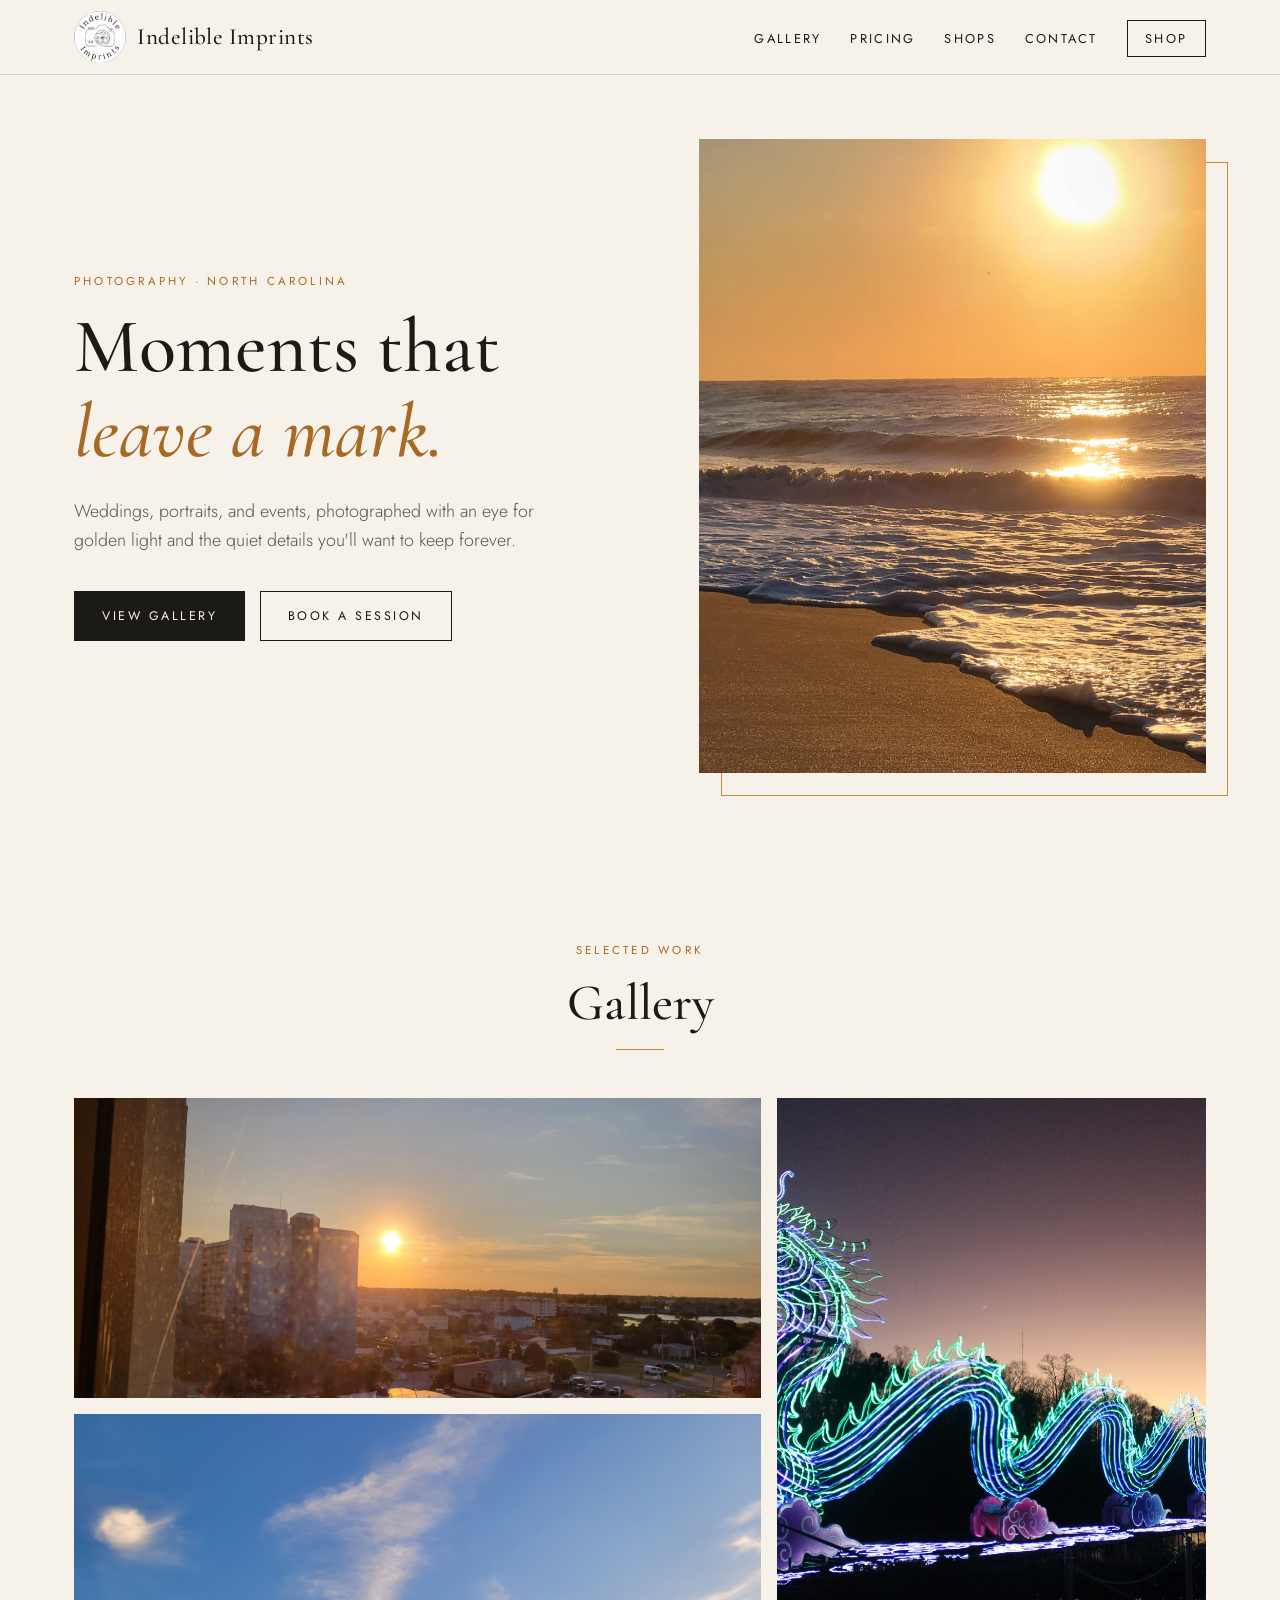
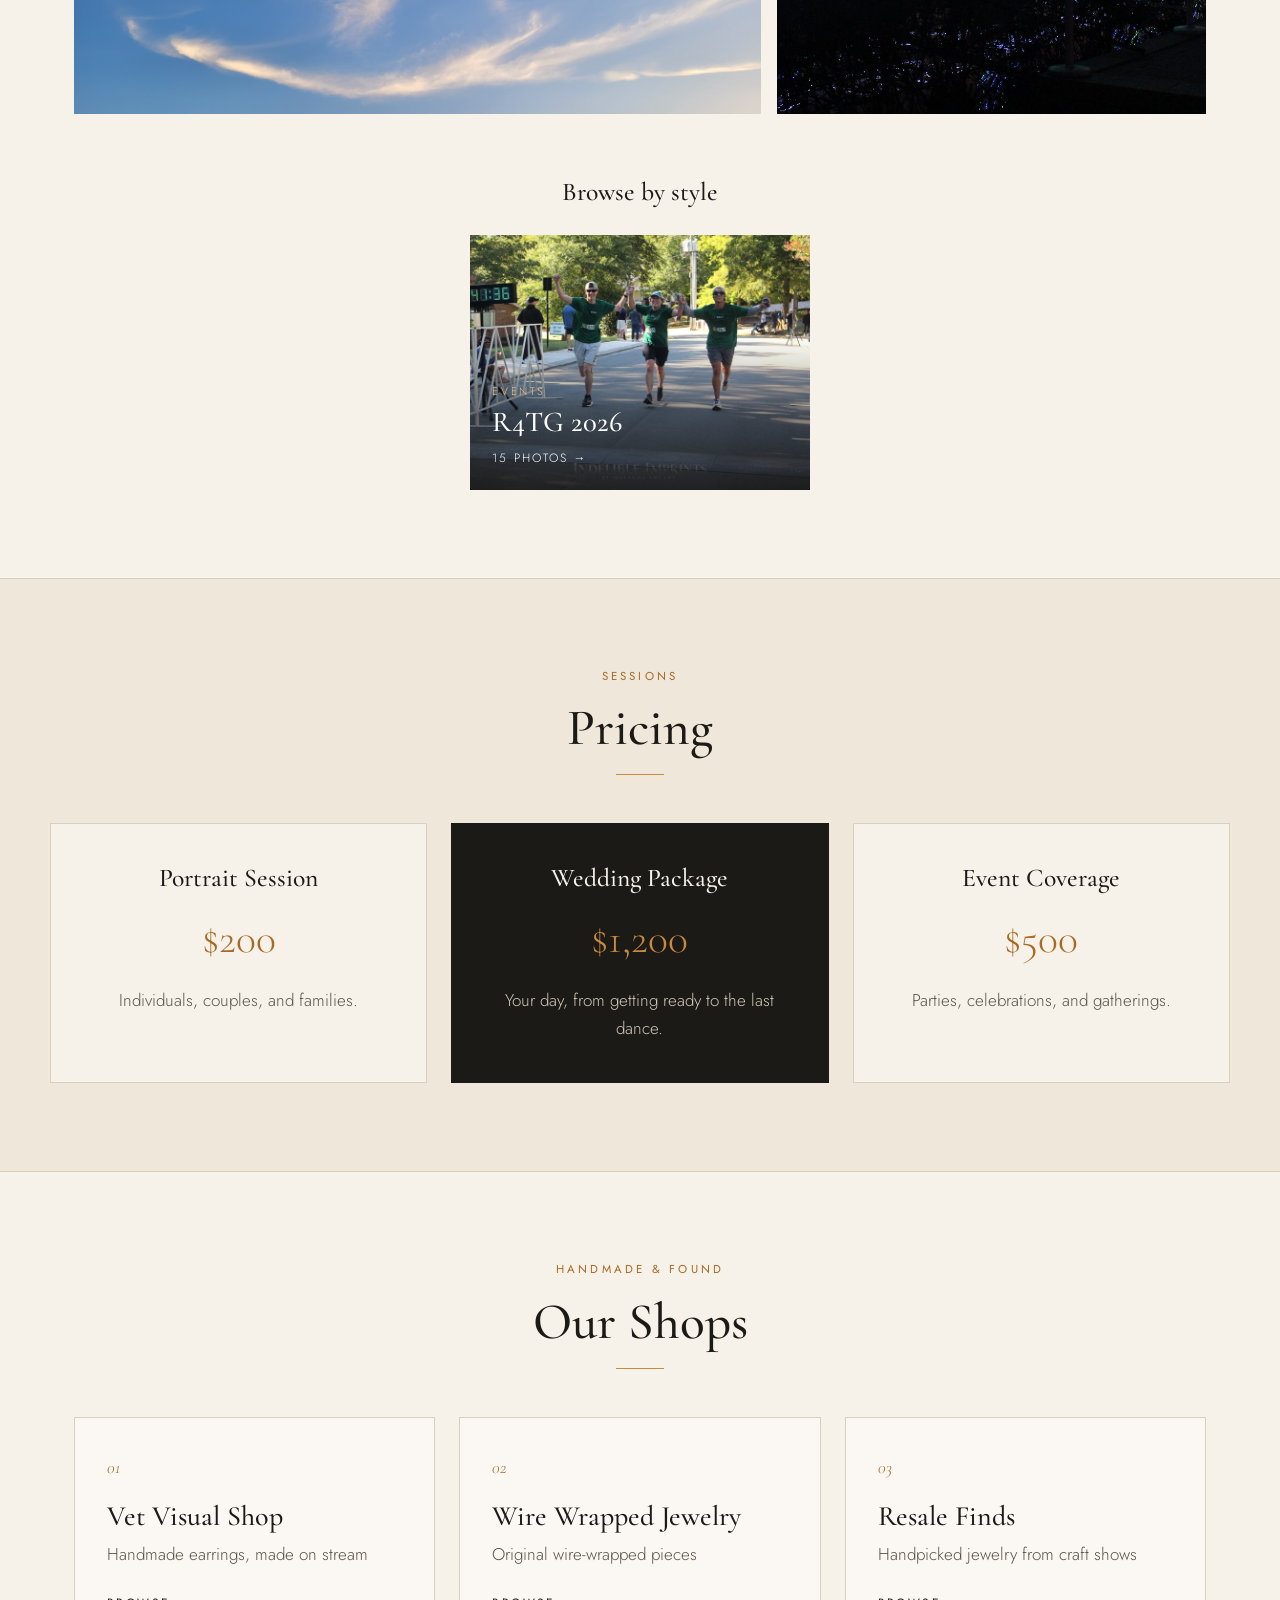
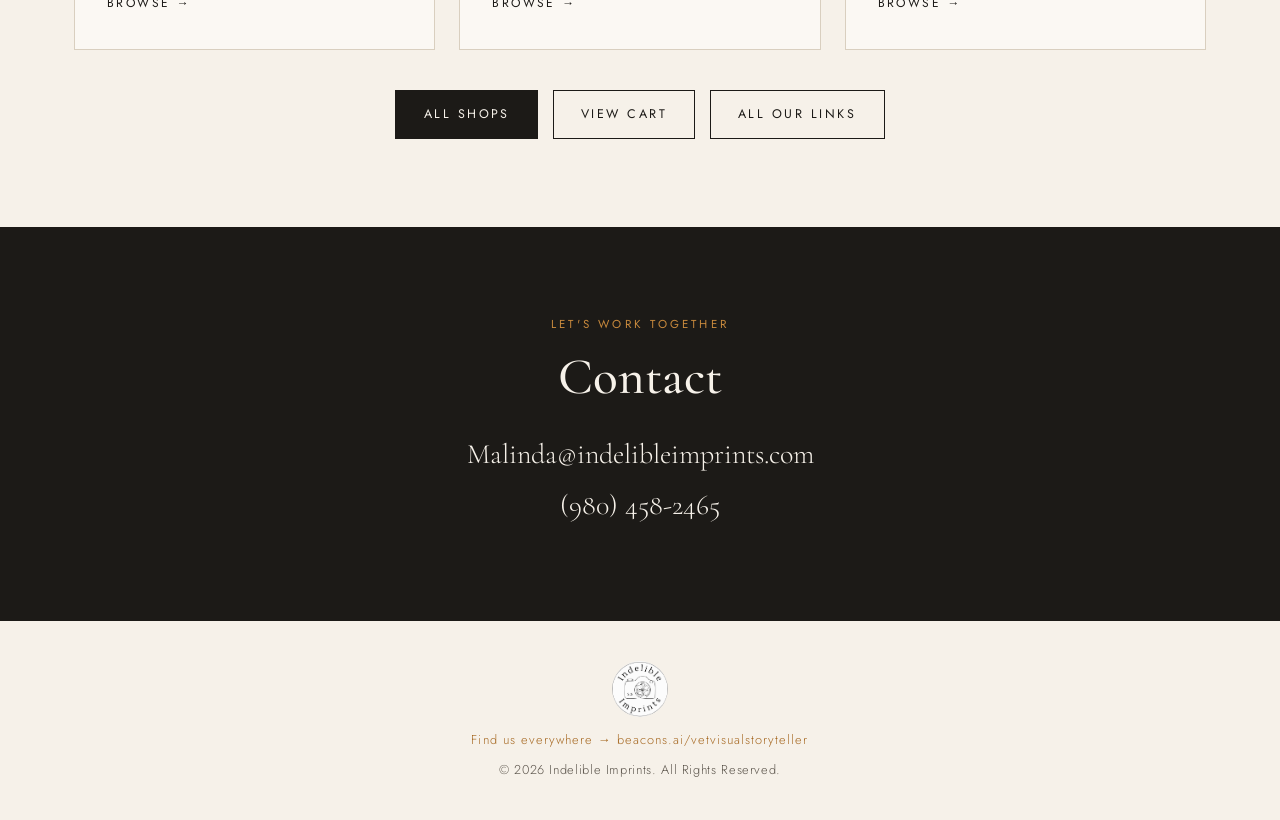
<file: index.html>
<!DOCTYPE html>
<html lang="en">
<head>
  <meta charset="UTF-8">
  <meta name="viewport" content="width=device-width, initial-scale=1.0">
  <title>Indelible Imprints | Photography</title>
  <meta name="description" content="Indelible Imprints photography: weddings, portraits, and events, plus handmade jewelry shops.">
  <link rel="preconnect" href="https://fonts.googleapis.com">
  <link rel="preconnect" href="https://fonts.gstatic.com" crossorigin>
  <link href="https://fonts.googleapis.com/css2?family=Cormorant+Garamond:ital,wght@0,400;0,500;0,600;1,400;1,500&family=Jost:wght@300;400;500&display=swap" rel="stylesheet">
  <link rel="stylesheet" href="style.css">
</head>
<body>

  <!-- Header -->
  <header class="site-header">
    <nav class="nav">
      <a href="#top" class="brand">
        <img src="images/logo.jpeg" alt="Indelible Imprints logo" class="brand-logo">
        <span class="brand-name">Indelible Imprints</span>
      </a>
      <ul class="nav-links">
        <li><a href="#gallery">Gallery</a></li>
        <li><a href="#pricing">Pricing</a></li>
        <li><a href="#shops">Shops</a></li>
        <li><a href="#contact">Contact</a></li>
        <li><a href="shop.html" class="nav-cta">Shop</a></li>
      </ul>
    </nav>
  </header>

  <main id="top">

    <!-- Hero -->
    <section class="hero">
      <div class="hero-text">
        <p class="eyebrow">Photography &middot; North Carolina</p>
        <h1>Moments that<br><em>leave a mark.</em></h1>
        <p class="lede">Weddings, portraits, and events, photographed with an eye for golden light and the quiet details you'll want to keep forever.</p>
        <div class="hero-actions">
          <a href="#gallery" class="btn btn-dark">View Gallery</a>
          <a href="#contact" class="btn btn-line">Book a Session</a>
        </div>
      </div>
      <figure class="hero-photo">
        <img src="images/photo1.jpg" alt="Ocean waves rolling onto the beach at sunset">
      </figure>
    </section>

    <!-- Gallery -->
    <section id="gallery" class="section gallery">
      <div class="section-head">
        <p class="eyebrow">Selected work</p>
        <h2>Gallery</h2>
      </div>
      <div class="gallery-grid">
        <figure class="g-wide"><img src="images/photo2.jpg" alt="Aerial view of the city at sunset" loading="lazy"></figure>
        <figure class="g-tall"><img src="images/photo4.jpg" alt="Illuminated dragon lantern sculpture at dusk" loading="lazy"></figure>
        <figure class="g-wide"><img src="images/photo3.jpg" alt="Wispy clouds across a blue sky" loading="lazy"></figure>
      </div>

      <!-- Style / event galleries: add a new card here for each new album page -->
      <h3 class="albums-title">Browse by style</h3>
      <div class="album-grid">
        <a class="album-card" href="r4tg2026.html">
          <img src="images/r4tg2026/thumbs/img-5374.jpg" alt="Runners crossing the finish line at R4TG 2026" loading="lazy">
          <div class="album-card-text">
            <span class="album-tag">Events</span>
            <h4>R4TG 2026</h4>
            <span class="album-count">15 photos &rarr;</span>
          </div>
        </a>
      </div>
    </section>

    <!-- Pricing -->
    <section id="pricing" class="section pricing">
      <div class="section-head">
        <p class="eyebrow">Sessions</p>
        <h2>Pricing</h2>
      </div>
      <div class="price-grid">
        <article class="price-card">
          <h3>Portrait Session</h3>
          <p class="price">$200</p>
          <p>Individuals, couples, and families.</p>
        </article>
        <article class="price-card featured">
          <h3>Wedding Package</h3>
          <p class="price">$1,200</p>
          <p>Your day, from getting ready to the last dance.</p>
        </article>
        <article class="price-card">
          <h3>Event Coverage</h3>
          <p class="price">$500</p>
          <p>Parties, celebrations, and gatherings.</p>
        </article>
      </div>
    </section>

    <!-- Shops (links kept from the existing site) -->
    <section id="shops" class="section shops">
      <div class="section-head">
        <p class="eyebrow">Handmade &amp; found</p>
        <h2>Our Shops</h2>
      </div>
      <div class="shop-grid">
        <a class="shop-card" href="vetvisualshop/index.html">
          <span class="shop-num">01</span>
          <h3>Vet Visual Shop</h3>
          <p>Handmade earrings, made on stream</p>
          <span class="shop-go">Browse &rarr;</span>
        </a>
        <a class="shop-card" href="wirewrapped/index.html">
          <span class="shop-num">02</span>
          <h3>Wire Wrapped Jewelry</h3>
          <p>Original wire-wrapped pieces</p>
          <span class="shop-go">Browse &rarr;</span>
        </a>
        <a class="shop-card" href="resale/index.html">
          <span class="shop-num">03</span>
          <h3>Resale Finds</h3>
          <p>Handpicked jewelry from craft shows</p>
          <span class="shop-go">Browse &rarr;</span>
        </a>
      </div>
      <div class="shop-links">
        <a href="shop.html" class="btn btn-dark">All Shops</a>
        <a href="cart.html" class="btn btn-line">View Cart</a>
        <a href="https://beacons.ai/vetvisualstoryteller" class="btn btn-line" target="_blank" rel="noopener">All Our Links</a>
      </div>
    </section>

    <!-- Contact -->
    <section id="contact" class="section contact">
      <div class="contact-inner">
        <p class="eyebrow">Let's work together</p>
        <h2>Contact</h2>
        <p class="contact-line"><a href="mailto:vetvisualstoryteller@gmail.com">Malinda@indelibleimprints.com</a></p>
        <p class="contact-line"><a href="tel:+19804582465">(980) 458-2465</a></p>
      </div>
    </section>

  </main>

  <!-- Footer -->
  <footer class="site-footer">
    <img src="images/logo.jpeg" alt="Indelible Imprints logo" class="footer-logo">
    <p class="footer-links"><a href="https://beacons.ai/vetvisualstoryteller" target="_blank" rel="noopener">Find us everywhere &rarr; beacons.ai/vetvisualstoryteller</a></p>
    <p>&copy; 2026 Indelible Imprints. All Rights Reserved.</p>
  </footer>

</body>
</html>
</file>
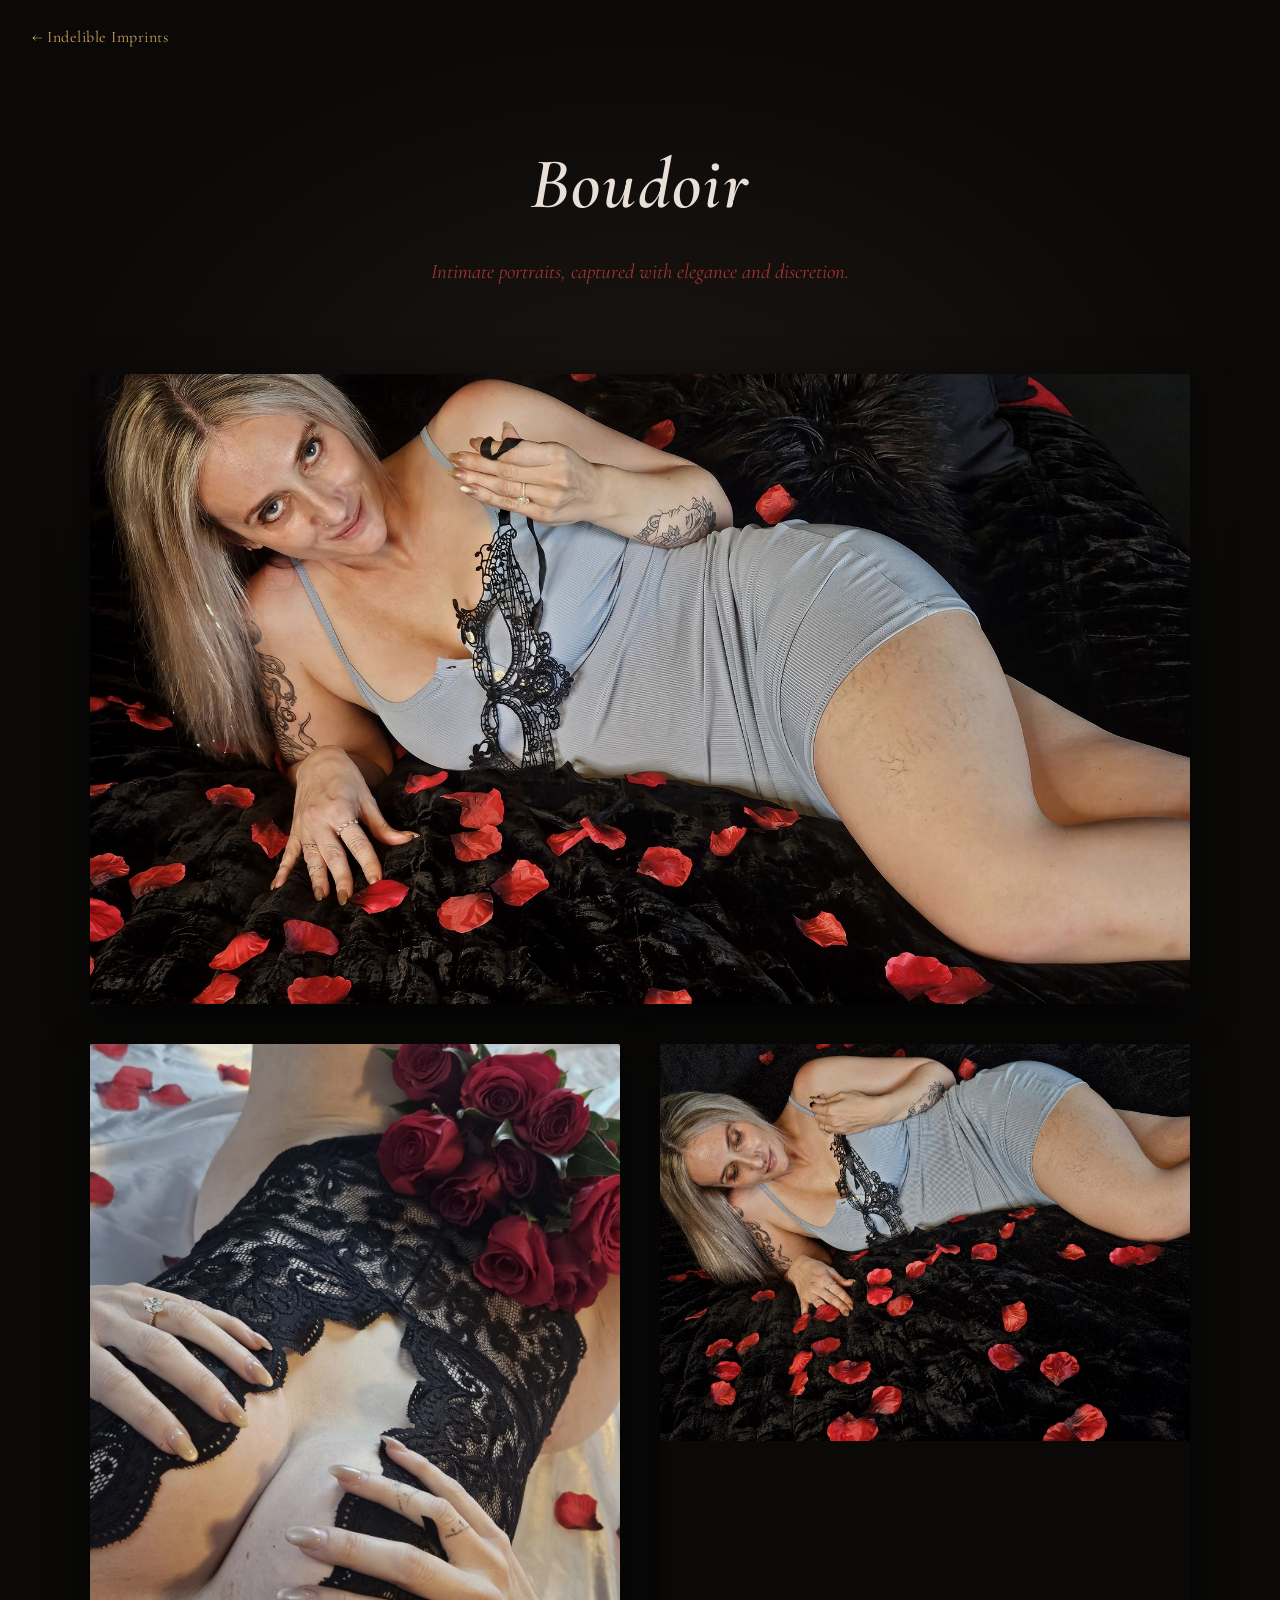
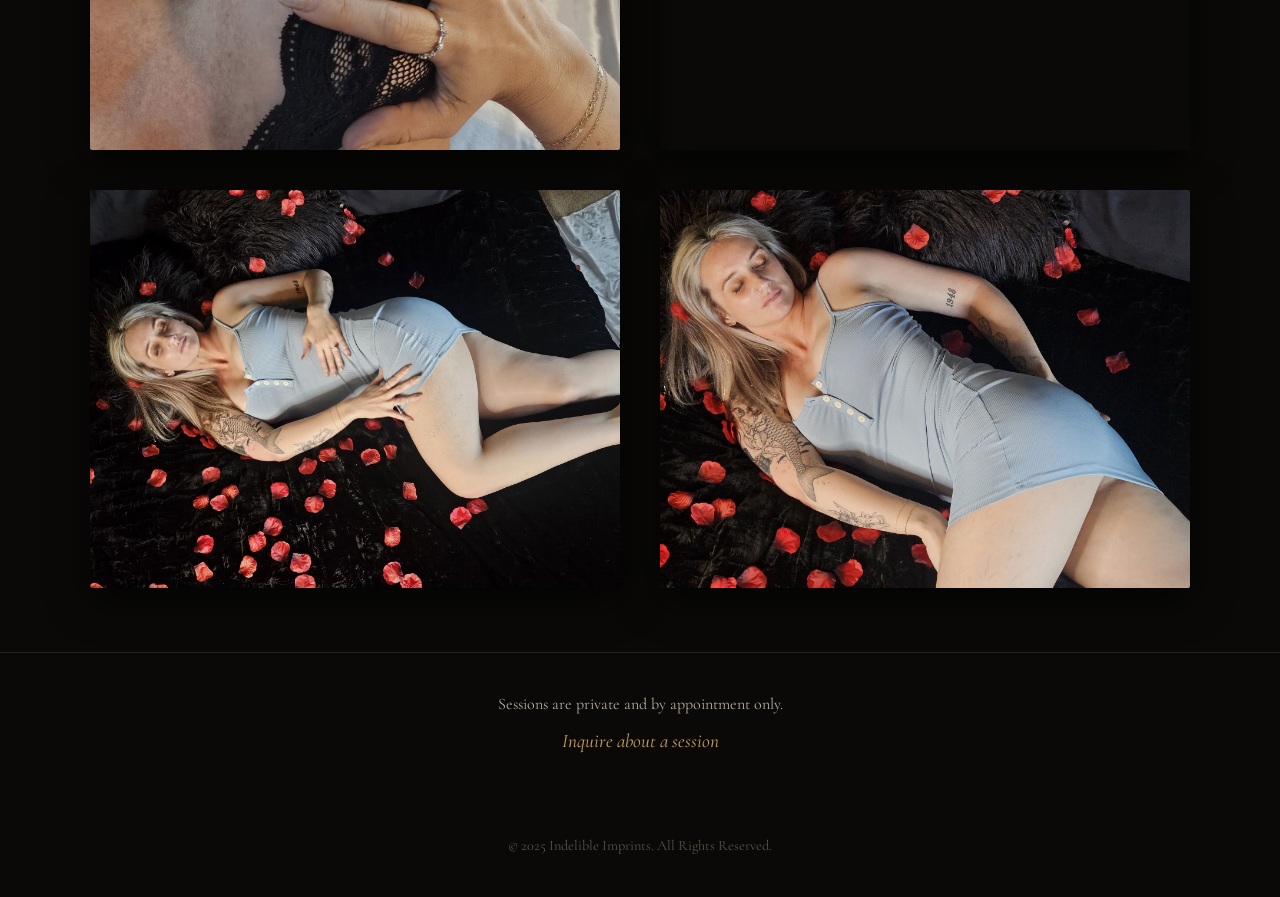
<file: boudoir.html>
<!DOCTYPE html>
<html lang="en">
<head>
  <meta charset="UTF-8">
  <meta name="viewport" content="width=device-width, initial-scale=1.0">
  <title>Boudoir | Indelible Imprints</title>
  <link rel="preconnect" href="https://fonts.googleapis.com">
  <link rel="preconnect" href="https://fonts.gstatic.com" crossorigin>
  <link href="https://fonts.googleapis.com/css2?family=Cormorant+Garamond:ital,wght@0,400;0,600;1,400;1,600&display=swap" rel="stylesheet">
  <link rel="stylesheet" href="boudoir.css">
</head>
<body>
  <header>
    <a href="index.html" class="back-link">&larr; Indelible Imprints</a>
  </header>

  <section class="boudoir-hero">
    <h1>Boudoir</h1>
    <p>Intimate portraits, captured with elegance and discretion.</p>
  </section>

  <main class="boudoir-gallery">
    <figure class="boudoir-item">
      <img src="images/boudoir/b2.jpg" alt="Boudoir portrait on black velvet with rose petals">
    </figure>

    <figure class="boudoir-item">
      <img src="images/boudoir/b5.jpg" alt="Close detail of lace and roses">
    </figure>

    <figure class="boudoir-item">
      <img src="images/boudoir/b1.jpg" alt="Boudoir portrait reclining among rose petals">
    </figure>

    <figure class="boudoir-item">
      <img src="images/boudoir/b3.jpg" alt="Boudoir portrait on black velvet">
    </figure>

    <figure class="boudoir-item">
      <img src="images/boudoir/b4.jpg" alt="Boudoir portrait among rose petals">
    </figure>
  </main>

  <section class="boudoir-note">
    <p>Sessions are private and by appointment only.</p>
    <p><a href="mailto:vetvisualstoryteller@gmail.com">Inquire about a session</a></p>
  </section>

  <footer>
    <p>&copy; 2025 Indelible Imprints. All Rights Reserved.</p>
  </footer>
</body>
</html>
</file>
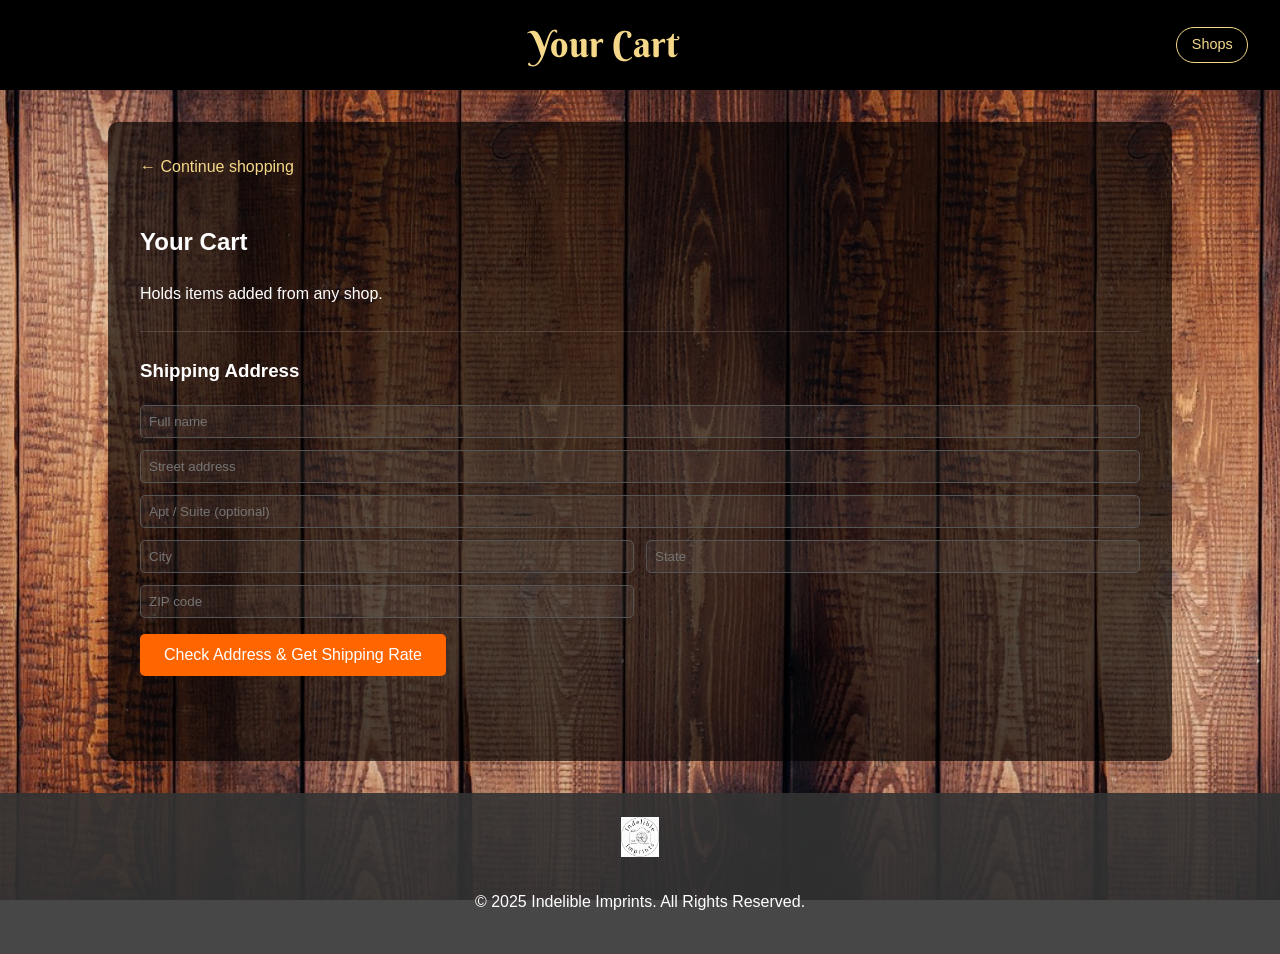
<file: cart.html>
<!DOCTYPE html>
<html lang="en">
<head>
  <meta charset="UTF-8">
  <meta name="viewport" content="width=device-width, initial-scale=1.0">
  <title>Cart | Indelible Imprints</title>
  <link rel="preconnect" href="https://fonts.googleapis.com">
  <link rel="preconnect" href="https://fonts.gstatic.com" crossorigin>
  <link href="https://fonts.googleapis.com/css2?family=Berkshire+Swash&display=swap" rel="stylesheet">
  <link rel="stylesheet" href="vetvisualshop/style.css">
</head>
<body>
  <!-- Static Background (fixed, does not scroll) -->
  <div class="shop-background"></div>

  <div class="sticky-top">
    <!-- Header -->
    <header>
      <h1><a href="shop.html">Your Cart</a></h1>
      <a class="cart-link" href="shop.html">Shops</a>
    </header>
  </div>

  <!-- Cart -->
  <main class="shop-index">
    <a class="back-link" href="shop.html">&larr; Continue shopping</a>
    <h2>Your Cart</h2>
    <p class="shop-intro" style="text-align:left; margin-bottom: 1rem;">Holds items added from any shop.</p>
    <div id="cart-items"></div>

    <div class="shipping-form">
      <h3>Shipping Address</h3>
      <div class="shipping-form-grid">
        <input type="text" id="ship-name" placeholder="Full name" autocomplete="name">
        <input type="text" id="ship-street" placeholder="Street address" autocomplete="address-line1">
        <input type="text" id="ship-street2" placeholder="Apt / Suite (optional)" autocomplete="address-line2">
        <input type="text" id="ship-city" placeholder="City" autocomplete="address-level2">
        <input type="text" id="ship-state" placeholder="State" maxlength="2" autocomplete="address-level1">
        <input type="text" id="ship-zip" placeholder="ZIP code" autocomplete="postal-code">
      </div>
      <button id="get-rate-btn" class="btn">Check Address &amp; Get Shipping Rate</button>
      <p id="shipping-status" class="shipping-status"></p>
    </div>

    <div id="cart-summary" class="cart-summary"></div>
  </main>

  <!-- Footer -->
  <footer>
    <a href="index.html"><img src="images/logo.jpeg" alt="Indelible Imprints Logo" class="footer-logo"></a>
    <p>&copy; 2025 Indelible Imprints. All Rights Reserved.</p>
  </footer>

  <script src="vetvisualshop/products.js"></script>
  <script src="wirewrapped/products.js"></script>
  <script src="resale/products.js"></script>
  <script src="streamItem.js"></script>
  <script src="cart.js"></script>
  <script>
    const ALL_ITEMS = [...VET_PRODUCTS, ...WIREWRAPPED_PRODUCTS, ...RESALE_PRODUCTS, ...STREAM_ITEMS];

    let shippingOverride = null;
    let shippingIsLive = false;

    function getAddressForm() {
      return {
        name: document.getElementById("ship-name").value.trim(),
        street: document.getElementById("ship-street").value.trim(),
        street2: document.getElementById("ship-street2").value.trim(),
        city: document.getElementById("ship-city").value.trim(),
        state: document.getElementById("ship-state").value.trim().toUpperCase(),
        zip: document.getElementById("ship-zip").value.trim()
      };
    }

    document.getElementById("get-rate-btn").addEventListener("click", async () => {
      const address = getAddressForm();
      const statusEl = document.getElementById("shipping-status");

      if (!address.street || !address.city || !address.state || !address.zip) {
        statusEl.textContent = "Fill in street, city, state, and ZIP first.";
        return;
      }

      statusEl.textContent = "Checking address...";
      const validated = await validateShippingAddress(address);

      if (!validated) {
        statusEl.textContent = "Couldn't verify that address right now - using estimated shipping instead.";
        shippingOverride = null;
        shippingIsLive = false;
        render();
        return;
      }

      const itemCount = cartCount();
      statusEl.textContent = "Address verified. Getting shipping rate...";
      const rate = await fetchLiveShippingRate(address.zip, itemCount);

      if (rate === null) {
        statusEl.textContent = "Address verified, but live rate lookup isn't available right now - using estimated shipping.";
        shippingOverride = null;
        shippingIsLive = false;
      } else {
        statusEl.textContent = "Address verified with real USPS shipping rate applied.";
        shippingOverride = rate;
        shippingIsLive = true;
      }
      render();
    });

    function render() {
      const cart = getCart();
      const itemsEl = document.getElementById("cart-items");
      const summaryEl = document.getElementById("cart-summary");

      if (cart.length === 0) {
        itemsEl.innerHTML = `<p>Your cart is empty.</p>`;
        summaryEl.innerHTML = "";
        updateCartBadge();
        return;
      }

      let total = 0;
      itemsEl.innerHTML = cart.map(entry => {
        const product = ALL_ITEMS.find(p => p.id === entry.id);
        if (!product) return "";
        const maxQty = product.quantity || 1;
        const lineTotal = product.price * entry.qty;
        total += lineTotal;
        return `
          <div class="cart-row">
            <img src="${product.image}" alt="${product.name}">
            <div class="cart-row-info">
              <h3>${product.name}</h3>
              <p class="price">${formatPrice(product.price)} each</p>
            </div>
            <input type="number" class="cart-qty" min="1" max="${maxQty}" value="${entry.qty}" data-id="${product.id}" data-max="${maxQty}" ${maxQty <= 1 ? 'disabled' : ''}>
            <p class="line-total">$${lineTotal.toFixed(2)}</p>
            <button class="remove-btn" data-id="${product.id}">Remove</button>
          </div>
        `;
      }).join("");

      const shipping = shippingOverride !== null ? shippingOverride : calculateShipping(total);
      const grandTotal = total + shipping;
      const shippingLabel = shipping === 0 ? "Free" : `$${shipping.toFixed(2)}`;
      const shippingSuffix = shippingIsLive ? " (USPS rate)" : " (estimated)";

      summaryEl.innerHTML = `
        <p class="cart-line">Subtotal: $${total.toFixed(2)}</p>
        <p class="cart-line">Shipping: ${shippingLabel}${shippingSuffix}</p>
        <p class="cart-total">Total: $${grandTotal.toFixed(2)}</p>
        <a class="btn cashapp-btn" id="cashapp-btn" target="_blank" rel="noopener">Pay with Cash App</a>
        <a class="btn venmo-btn" id="venmo-btn" target="_blank" rel="noopener">Pay with Venmo</a>
        <a class="btn paypal-btn" id="paypal-btn" target="_blank" rel="noopener">Pay with PayPal</a>
      `;

      document.querySelectorAll(".cart-qty").forEach(input => {
        input.addEventListener("change", e => {
          const max = parseInt(e.target.dataset.max, 10) || 1;
          const newQty = Math.min(max, Math.max(1, parseInt(e.target.value, 10) || 1));
          updateCartQty(parseInt(e.target.dataset.id, 10), newQty);
          render();
        });
      });

      document.querySelectorAll(".remove-btn").forEach(btn => {
        btn.addEventListener("click", e => {
          removeFromCart(parseInt(e.target.dataset.id, 10));
          render();
        });
      });

      const cashappBtn = document.getElementById("cashapp-btn");
      cashappBtn.href = `https://cash.app/$ChadSneary/${grandTotal.toFixed(2)}`;

      const venmoBtn = document.getElementById("venmo-btn");
      const venmoNote = encodeURIComponent("Shop order");
      venmoBtn.href = `https://venmo.com/u/Chad-Sneary?txn=pay&amount=${grandTotal.toFixed(2)}&note=${venmoNote}`;

      const paypalBtn = document.getElementById("paypal-btn");
      paypalBtn.href = `https://paypal.me/ChadSneary/${grandTotal.toFixed(2)}USD`;

      // Reserve every item in the cart the moment a payment button is
      // clicked, so nobody else can buy the same one-off piece while this
      // payment is in flight. Fire-and-forget - doesn't block opening the
      // payment link.
      const idsInCart = cart.map(entry => entry.id);
      [cashappBtn, venmoBtn, paypalBtn].forEach(btn => {
        btn.addEventListener("click", () => {
          const address = getAddressForm();
          reserveItems(idsInCart, address.name || null, address.street ? address : null);
        });
      });

      updateCartBadge();
    }

    render();
  </script>
</body>
</html>
</file>
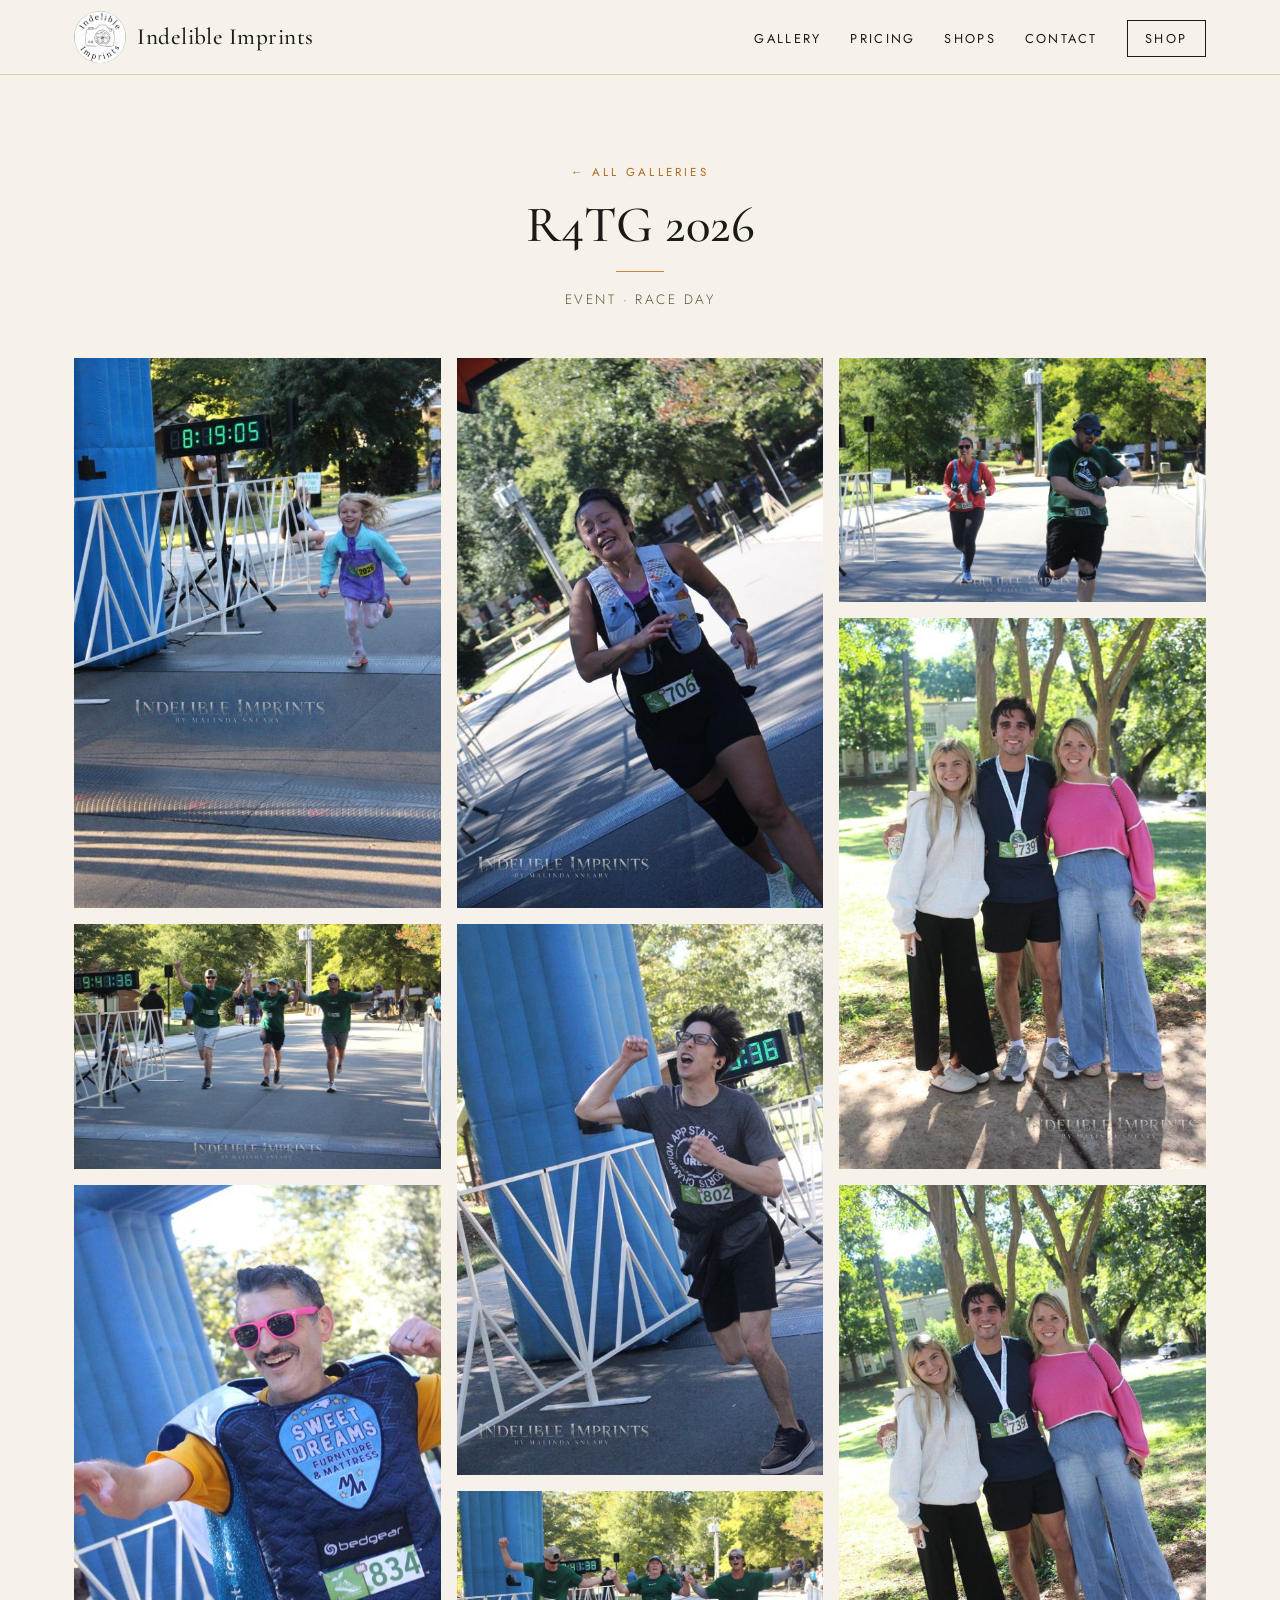
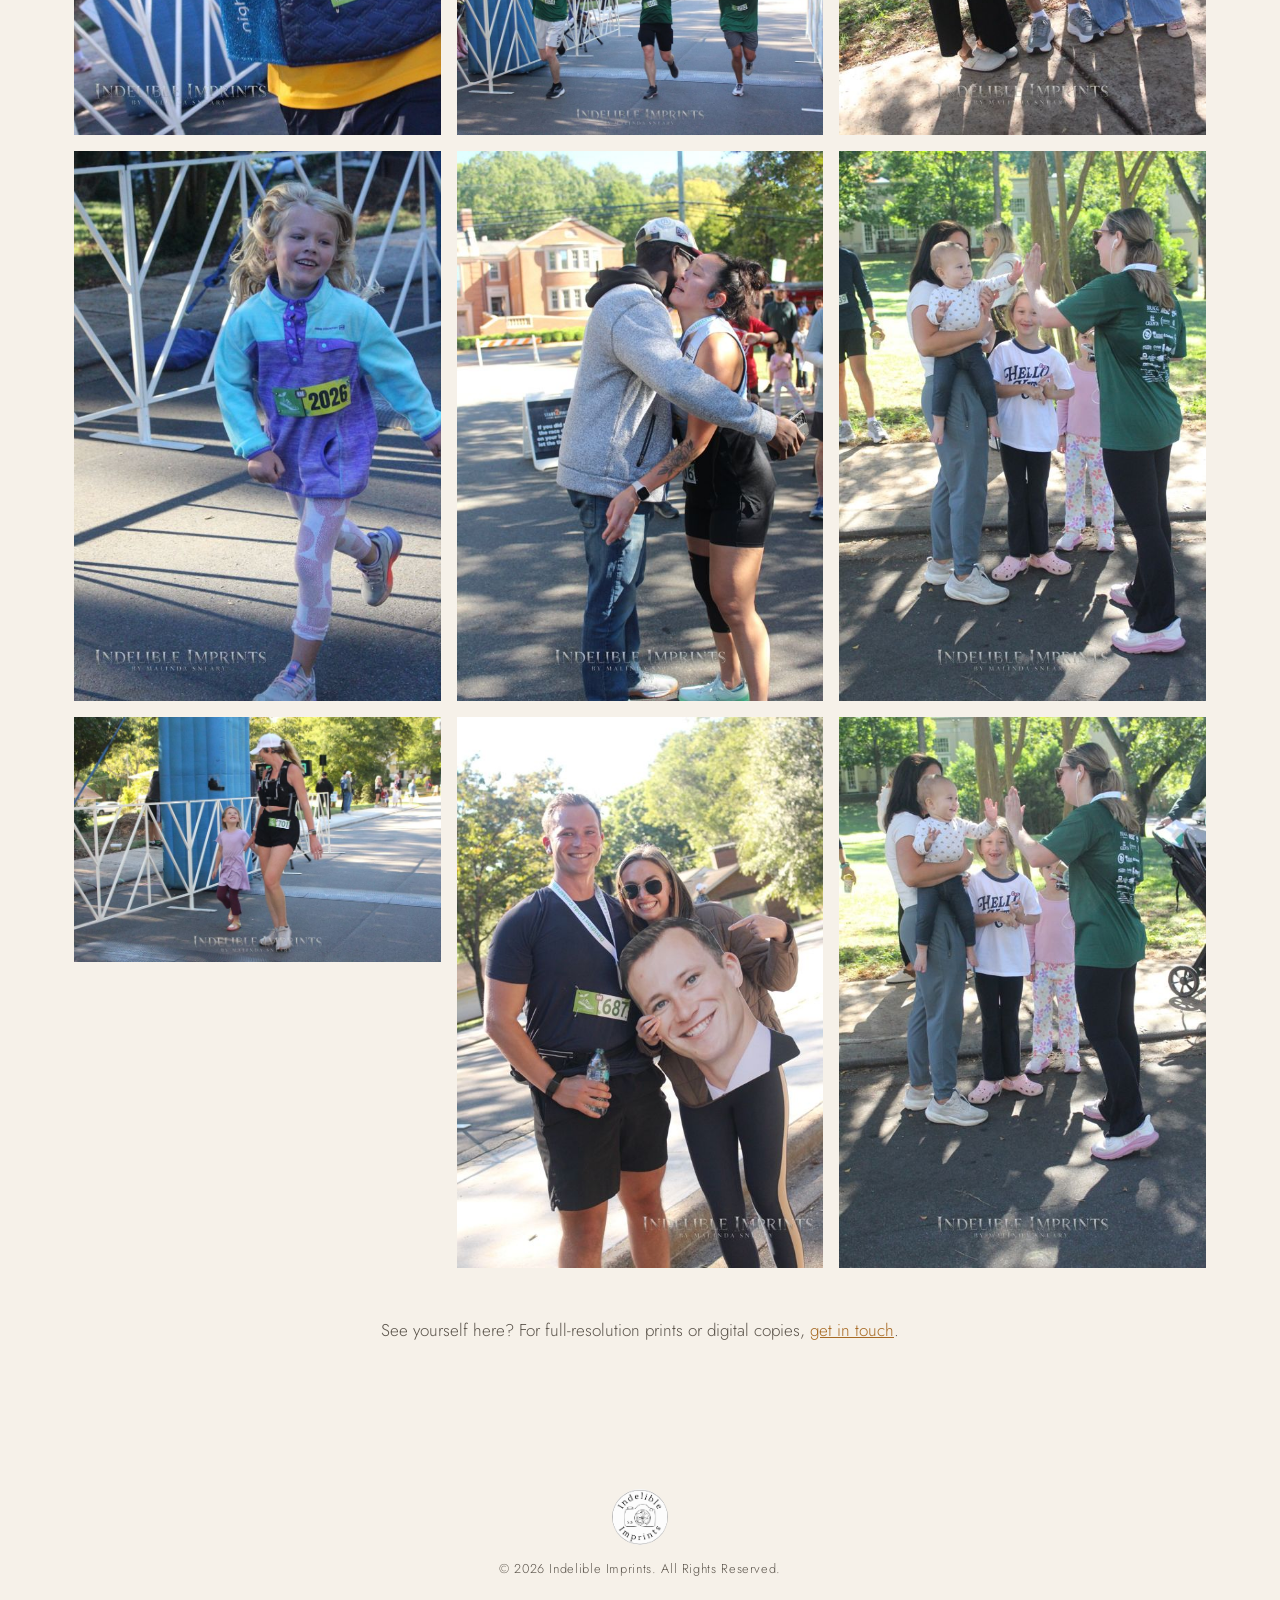
<file: r4tg2026.html>
<!DOCTYPE html>
<html lang="en">
<head>
  <meta charset="UTF-8">
  <meta name="viewport" content="width=device-width, initial-scale=1.0">
  <title>R4TG 2026 | Indelible Imprints</title>
  <meta name="description" content="Race day 2026 event photography by Indelible Imprints.">
  <link rel="preconnect" href="https://fonts.googleapis.com">
  <link rel="preconnect" href="https://fonts.gstatic.com" crossorigin>
  <link href="https://fonts.googleapis.com/css2?family=Cormorant+Garamond:ital,wght@0,400;0,500;0,600;1,400;1,500&family=Jost:wght@300;400;500&display=swap" rel="stylesheet">
  <link rel="stylesheet" href="style.css">
</head>
<body>

  <!-- Header (same as main page) -->
  <header class="site-header">
    <nav class="nav">
      <a href="index.html" class="brand">
        <img src="images/logo.jpeg" alt="Indelible Imprints logo" class="brand-logo">
        <span class="brand-name">Indelible Imprints</span>
      </a>
      <ul class="nav-links">
        <li><a href="index.html#gallery">Gallery</a></li>
        <li><a href="index.html#pricing">Pricing</a></li>
        <li><a href="index.html#shops">Shops</a></li>
        <li><a href="index.html#contact">Contact</a></li>
        <li><a href="shop.html" class="nav-cta">Shop</a></li>
      </ul>
    </nav>
  </header>

  <main>
    <section class="section album">
      <div class="section-head">
        <p class="eyebrow"><a href="index.html#gallery" class="back-link">&larr; All galleries</a></p>
        <h2>R4TG 2026</h2>
        <p class="album-sub">Event &middot; Race Day</p>
      </div>

      <!-- To add a photo: drop the full image in images/r4tg2026/ and a smaller copy in images/r4tg2026/thumbs/, then add a line below. -->
      <div class="masonry" id="album">
        <a href="images/r4tg2026/finish-line-sprint.jpg"><img src="images/r4tg2026/thumbs/finish-line-sprint.jpg" alt="Young runner sprinting to the finish line" loading="lazy"></a>
        <a href="images/r4tg2026/img-5374.jpg"><img src="images/r4tg2026/thumbs/img-5374.jpg" alt="Three runners in green shirts crossing the finish arms up" loading="lazy"></a>
        <a href="images/r4tg2026/img-5618.jpg"><img src="images/r4tg2026/thumbs/img-5618.jpg" alt="Runner in pink sunglasses flexing at the finish" loading="lazy"></a>
        <a href="images/r4tg2026/img-3590.jpg"><img src="images/r4tg2026/thumbs/img-3590.jpg" alt="Young runner in a purple jacket finishing the race" loading="lazy"></a>
        <a href="images/r4tg2026/img-5580.jpg"><img src="images/r4tg2026/thumbs/img-5580.jpg" alt="Runner finishing beside a young girl" loading="lazy"></a>
        <a href="images/r4tg2026/img-5967.jpg"><img src="images/r4tg2026/thumbs/img-5967.jpg" alt="Runner pushing through the final stretch" loading="lazy"></a>
        <a href="images/r4tg2026/img-6038.jpg"><img src="images/r4tg2026/thumbs/img-6038.jpg" alt="Runner celebrating with a fist pump at the finish" loading="lazy"></a>
        <a href="images/r4tg2026/img-5376.jpg"><img src="images/r4tg2026/thumbs/img-5376.jpg" alt="Three runners holding hands as they finish" loading="lazy"></a>
        <a href="images/r4tg2026/img-5972.jpg"><img src="images/r4tg2026/thumbs/img-5972.jpg" alt="Runner greeted with a hug after finishing" loading="lazy"></a>
        <a href="images/r4tg2026/img-5753.jpg"><img src="images/r4tg2026/thumbs/img-5753.jpg" alt="Finisher posing with friends and a big-head cutout" loading="lazy"></a>
        <a href="images/r4tg2026/img-6013.jpg"><img src="images/r4tg2026/thumbs/img-6013.jpg" alt="Two runners approaching the finish" loading="lazy"></a>
        <a href="images/r4tg2026/img-5956.jpg"><img src="images/r4tg2026/thumbs/img-5956.jpg" alt="Finisher with medal posing with two friends" loading="lazy"></a>
        <a href="images/r4tg2026/img-5957.jpg"><img src="images/r4tg2026/thumbs/img-5957.jpg" alt="Finisher with medal and friends smiling" loading="lazy"></a>
        <a href="images/r4tg2026/img-6061.jpg"><img src="images/r4tg2026/thumbs/img-6061.jpg" alt="Family high-fiving a volunteer" loading="lazy"></a>
        <a href="images/r4tg2026/img-6062.jpg"><img src="images/r4tg2026/thumbs/img-6062.jpg" alt="Family celebrating with a volunteer after the race" loading="lazy"></a>
      </div>

      <p class="album-note">See yourself here? For full-resolution prints or digital copies, <a href="index.html#contact">get in touch</a>.</p>
    </section>
  </main>

  <!-- Lightbox -->
  <div class="lightbox" id="lightbox" hidden>
    <button class="lb-btn lb-close" aria-label="Close">&times;</button>
    <button class="lb-btn lb-prev" aria-label="Previous photo">&#8249;</button>
    <img class="lb-img" alt="">
    <button class="lb-btn lb-next" aria-label="Next photo">&#8250;</button>
    <p class="lb-count"></p>
  </div>

  <footer class="site-footer">
    <img src="images/logo.jpeg" alt="Indelible Imprints logo" class="footer-logo">
    <p>&copy; 2026 Indelible Imprints. All Rights Reserved.</p>
  </footer>

  <script>
    (function () {
      var links = Array.prototype.slice.call(document.querySelectorAll('#album a'));
      var lb = document.getElementById('lightbox');
      var img = lb.querySelector('.lb-img');
      var count = lb.querySelector('.lb-count');
      var i = 0, startX = null;

      function show(n) {
        i = (n + links.length) % links.length;
        img.src = links[i].href;
        img.alt = links[i].querySelector('img').alt;
        count.textContent = (i + 1) + ' / ' + links.length;
      }
      function open(n) { show(n); lb.hidden = false; document.body.style.overflow = 'hidden'; }
      function close() { lb.hidden = true; img.src = ''; document.body.style.overflow = ''; }

      links.forEach(function (a, n) {
        a.addEventListener('click', function (e) { e.preventDefault(); open(n); });
      });
      lb.querySelector('.lb-close').onclick = close;
      lb.querySelector('.lb-prev').onclick = function () { show(i - 1); };
      lb.querySelector('.lb-next').onclick = function () { show(i + 1); };
      lb.addEventListener('click', function (e) { if (e.target === lb) close(); });
      document.addEventListener('keydown', function (e) {
        if (lb.hidden) return;
        if (e.key === 'Escape') close();
        if (e.key === 'ArrowLeft') show(i - 1);
        if (e.key === 'ArrowRight') show(i + 1);
      });
      lb.addEventListener('touchstart', function (e) { startX = e.touches[0].clientX; }, { passive: true });
      lb.addEventListener('touchend', function (e) {
        if (startX === null) return;
        var dx = e.changedTouches[0].clientX - startX;
        if (Math.abs(dx) > 50) show(dx < 0 ? i + 1 : i - 1);
        startX = null;
      });
      // Discourage right-click saving of photos
      document.addEventListener('contextmenu', function (e) {
        if (e.target.tagName === 'IMG') e.preventDefault();
      });
    })();
  </script>
</body>
</html>
</file>
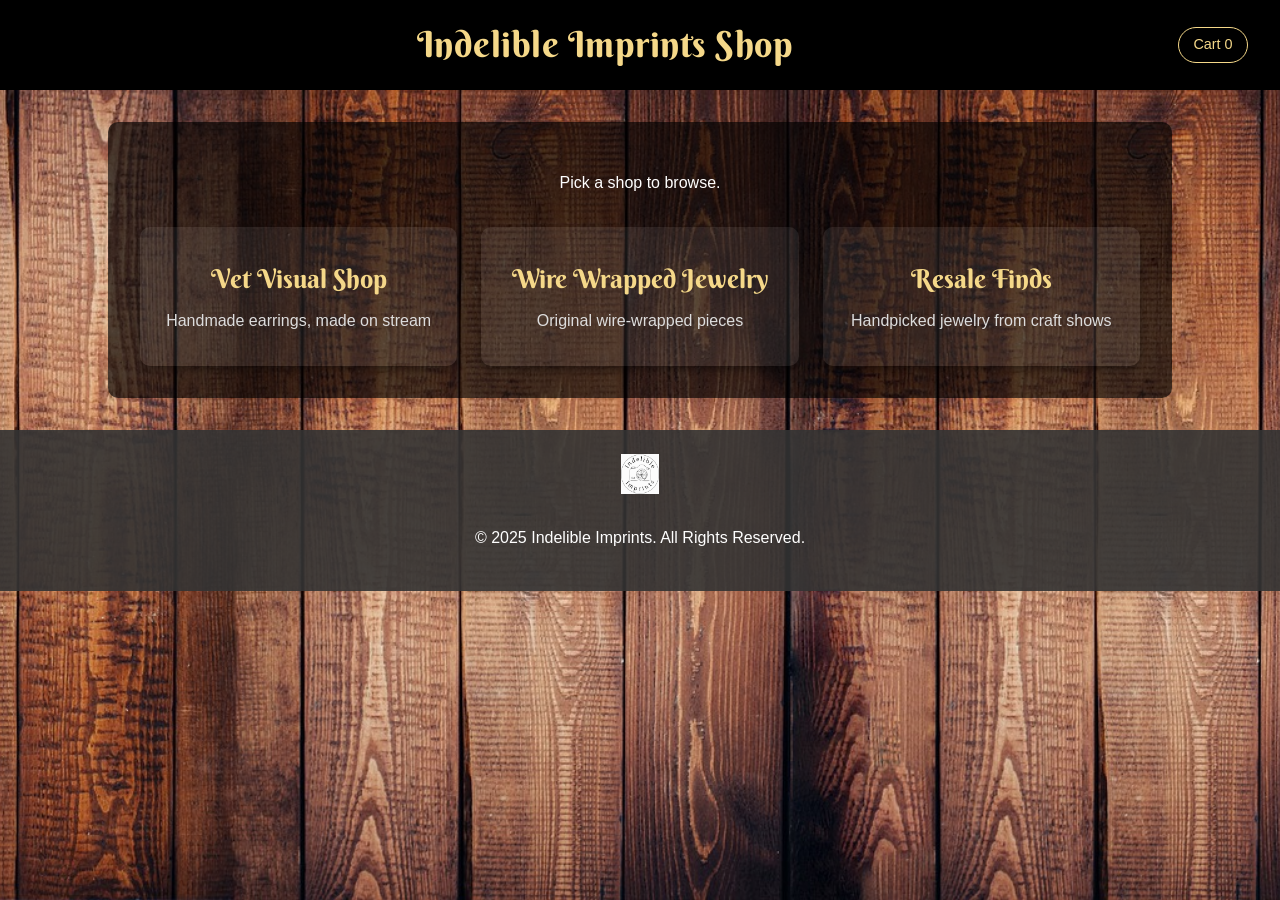
<file: shop.html>
<!DOCTYPE html>
<html lang="en">
<head>
  <meta charset="UTF-8">
  <meta name="viewport" content="width=device-width, initial-scale=1.0">
  <title>Shop | Indelible Imprints</title>
  <link rel="preconnect" href="https://fonts.googleapis.com">
  <link rel="preconnect" href="https://fonts.gstatic.com" crossorigin>
  <link href="https://fonts.googleapis.com/css2?family=Berkshire+Swash&display=swap" rel="stylesheet">
  <link rel="stylesheet" href="vetvisualshop/style.css">
</head>
<body>
  <!-- Static Background (fixed, does not scroll) -->
  <div class="shop-background"></div>

  <div class="sticky-top">
    <!-- Header -->
    <header>
      <h1><a href="index.html">Indelible Imprints Shop</a></h1>
      <a class="cart-link" href="cart.html">Cart <span id="cart-count">0</span></a>
    </header>
  </div>

  <!-- Shop Hub -->
  <main class="shop-index">
    <p class="shop-intro">Pick a shop to browse.</p>

    <div class="shop-hub-grid">
      <a class="shop-hub-card" href="vetvisualshop/index.html">
        <h2>Vet Visual Shop</h2>
        <p>Handmade earrings, made on stream</p>
      </a>

      <a class="shop-hub-card" href="wirewrapped/index.html">
        <h2>Wire Wrapped Jewelry</h2>
        <p>Original wire-wrapped pieces</p>
      </a>

      <a class="shop-hub-card" href="resale/index.html">
        <h2>Resale Finds</h2>
        <p>Handpicked jewelry from craft shows</p>
      </a>
    </div>
  </main>

  <!-- Footer -->
  <footer>
    <a href="index.html"><img src="images/logo.jpeg" alt="Indelible Imprints Logo" class="footer-logo"></a>
    <p>&copy; 2025 Indelible Imprints. All Rights Reserved.</p>
  </footer>

  <script src="cart.js"></script>
  <script>
    updateCartBadge();
  </script>
</body>
</html>
</file>
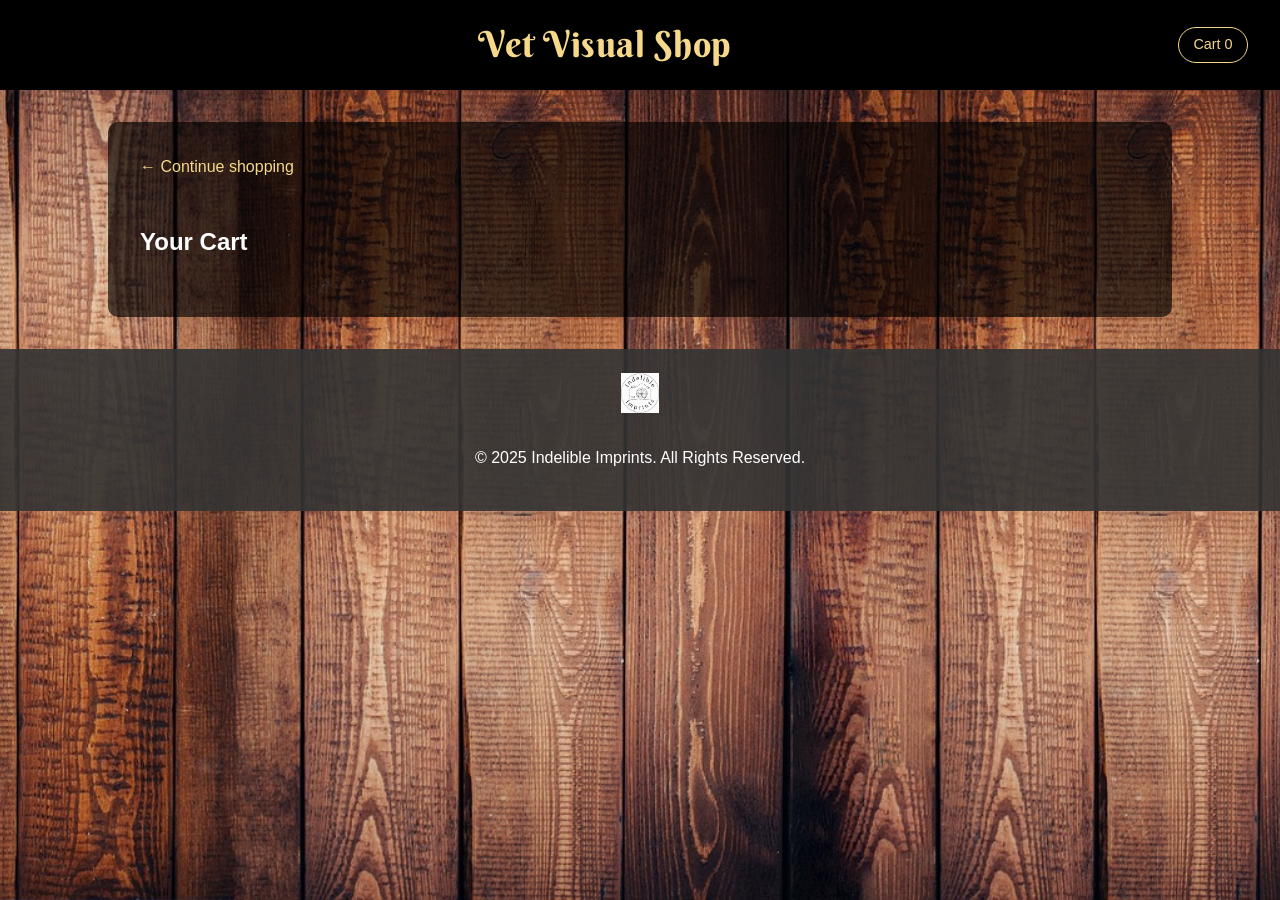
<file: vetvisualshop/cart.html>
<!DOCTYPE html>
<html lang="en">
<head>
  <meta charset="UTF-8">
  <meta name="viewport" content="width=device-width, initial-scale=1.0">
  <title>Cart | Vet Visual Shop</title>
  <link rel="preconnect" href="https://fonts.googleapis.com">
  <link rel="preconnect" href="https://fonts.gstatic.com" crossorigin>
  <link href="https://fonts.googleapis.com/css2?family=Berkshire+Swash&display=swap" rel="stylesheet">
  <link rel="stylesheet" href="style.css">
</head>
<body>
  <!-- Static Background (fixed, does not scroll) -->
  <div class="shop-background"></div>

  <div class="sticky-top">
    <!-- Header -->
    <header>
      <h1><a href="index.html">Vet Visual Shop</a></h1>
      <a class="cart-link" href="cart.html">Cart <span id="cart-count">0</span></a>
    </header>
  </div>

  <!-- Cart -->
  <main class="shop-index">
    <a class="back-link" href="index.html">&larr; Continue shopping</a>
    <h2>Your Cart</h2>
    <div id="cart-items"></div>
    <div id="cart-summary" class="cart-summary"></div>
  </main>

  <!-- Footer -->
  <footer>
    <a href="../index.html"><img src="../images/logo.jpeg" alt="Indelible Imprints Logo" class="footer-logo"></a>
    <p>&copy; 2025 Indelible Imprints. All Rights Reserved.</p>
  </footer>

  <script src="products.js"></script>
  <script src="streamItem.js"></script>
  <script src="cart.js"></script>
  <script>
    const ALL_ITEMS = [...PRODUCTS, ...STREAM_ITEMS];

    function render() {
      const cart = getCart();
      const itemsEl = document.getElementById("cart-items");
      const summaryEl = document.getElementById("cart-summary");

      if (cart.length === 0) {
        itemsEl.innerHTML = `<p>Your cart is empty.</p>`;
        summaryEl.innerHTML = "";
        updateCartBadge();
        return;
      }

      let total = 0;
      itemsEl.innerHTML = cart.map(entry => {
        const product = ALL_ITEMS.find(p => p.id === entry.id);
        if (!product) return "";
        const lineTotal = product.price * entry.qty;
        total += lineTotal;
        return `
          <div class="cart-row">
            <img src="${product.image}" alt="${product.name}">
            <div class="cart-row-info">
              <h3>${product.name}</h3>
              <p class="price">$${product.price.toFixed(2)} each</p>
            </div>
            <input type="number" class="cart-qty" min="1" value="${entry.qty}" data-id="${product.id}">
            <p class="line-total">$${lineTotal.toFixed(2)}</p>
            <button class="remove-btn" data-id="${product.id}">Remove</button>
          </div>
        `;
      }).join("");

      const shipping = calculateShipping(total);
      const grandTotal = total + shipping;
      const shippingLabel = shipping === 0 ? "Free" : `$${shipping.toFixed(2)}`;

      summaryEl.innerHTML = `
        <p class="cart-line">Subtotal: $${total.toFixed(2)}</p>
        <p class="cart-line">Shipping: ${shippingLabel}</p>
        <p class="cart-total">Total: $${grandTotal.toFixed(2)}</p>
        <a class="btn checkout-btn" id="checkout-btn">Checkout via Email</a>
        <a class="btn venmo-btn" id="venmo-btn" target="_blank" rel="noopener">Pay with Venmo</a>
      `;

      document.querySelectorAll(".cart-qty").forEach(input => {
        input.addEventListener("change", e => {
          const newQty = Math.max(1, parseInt(e.target.value, 10) || 1);
          updateCartQty(parseInt(e.target.dataset.id, 10), newQty);
          render();
        });
      });

      document.querySelectorAll(".remove-btn").forEach(btn => {
        btn.addEventListener("click", e => {
          removeFromCart(parseInt(e.target.dataset.id, 10));
          render();
        });
      });

      const checkoutBtn = document.getElementById("checkout-btn");
      const lines = cart.map(entry => {
        const product = ALL_ITEMS.find(p => p.id === entry.id);
        return product ? `${entry.qty} x ${product.name} - $${(product.price * entry.qty).toFixed(2)}` : "";
      }).join("%0D%0A");
      checkoutBtn.href = `mailto:vetvisualstoryteller@gmail.com?subject=Vet%20Visual%20Shop%20Order&body=${lines}%0D%0A%0D%0ASubtotal:%20$${total.toFixed(2)}%0D%0AShipping:%20${shipping === 0 ? "Free" : "$" + shipping.toFixed(2)}%0D%0ATotal:%20$${grandTotal.toFixed(2)}`;

      const venmoBtn = document.getElementById("venmo-btn");
      const venmoNote = encodeURIComponent("Vet Visual Shop order");
      venmoBtn.href = `https://venmo.com/u/Chad-Sneary?txn=pay&amount=${grandTotal.toFixed(2)}&note=${venmoNote}`;

      updateCartBadge();
    }

    render();
  </script>
</body>
</html>
</file>
<file: style.css>
/* Indelible Imprints — main page
   Warm paper + ink, golden-hour accent pulled from the beach photo. */

:root {
  --paper: #f6f1e9;
  --paper-2: #efe7da;
  --ink: #1c1a17;
  --ink-soft: #5b544b;
  --line: #d9cfbf;
  --gold: #c98a3d;
  --gold-deep: #a76a24;
  --serif: 'Cormorant Garamond', Georgia, serif;
  --sans: 'Jost', 'Helvetica Neue', Arial, sans-serif;
  --max: 1180px;
}

*, *::before, *::after { box-sizing: border-box; }

html { scroll-behavior: smooth; scroll-padding-top: 84px; }

body {
  margin: 0;
  background: var(--paper);
  color: var(--ink);
  font-family: var(--sans);
  font-weight: 300;
  font-size: 17px;
  line-height: 1.65;
  -webkit-font-smoothing: antialiased;
}

img { display: block; max-width: 100%; }
a { color: inherit; }

h1, h2, h3 {
  font-family: var(--serif);
  font-weight: 500;
  line-height: 1.1;
  margin: 0;
}

.eyebrow {
  font-size: 0.72rem;
  letter-spacing: 0.28em;
  text-transform: uppercase;
  color: var(--gold-deep);
  margin: 0 0 0.9rem;
  font-weight: 400;
}

/* ---------- Header ---------- */
.site-header {
  position: sticky;
  top: 0;
  z-index: 20;
  background: rgba(246, 241, 233, 0.92);
  backdrop-filter: blur(8px);
  -webkit-backdrop-filter: blur(8px);
  border-bottom: 1px solid var(--line);
}

.nav {
  max-width: var(--max);
  margin: 0 auto;
  padding: 0.7rem 1.5rem;
  display: flex;
  align-items: center;
  justify-content: space-between;
  gap: 1rem;
}

.brand {
  display: flex;
  align-items: center;
  gap: 0.7rem;
  text-decoration: none;
}

.brand-logo {
  width: 52px;
  height: 52px;
  border-radius: 50%;
  object-fit: cover;
}

.brand-name {
  font-family: var(--serif);
  font-size: 1.45rem;
  font-weight: 500;
  letter-spacing: 0.02em;
}

.nav-links {
  list-style: none;
  display: flex;
  align-items: center;
  gap: 1.8rem;
  margin: 0;
  padding: 0;
}

.nav-links a {
  text-decoration: none;
  font-size: 0.8rem;
  letter-spacing: 0.18em;
  text-transform: uppercase;
  font-weight: 400;
  transition: color 0.2s;
}

.nav-links a:hover { color: var(--gold-deep); }

.nav-links .nav-cta {
  border: 1px solid var(--ink);
  padding: 0.5rem 1.1rem;
}

.nav-links .nav-cta:hover {
  background: var(--ink);
  color: var(--paper);
}

/* ---------- Buttons ---------- */
.btn {
  display: inline-block;
  padding: 0.85rem 1.7rem;
  font-size: 0.78rem;
  letter-spacing: 0.2em;
  text-transform: uppercase;
  text-decoration: none;
  font-weight: 400;
  border: 1px solid var(--ink);
  transition: background 0.2s, color 0.2s, border-color 0.2s;
}

.btn-dark { background: var(--ink); color: var(--paper); }
.btn-dark:hover { background: var(--gold-deep); border-color: var(--gold-deep); }
.btn-line { background: transparent; color: var(--ink); }
.btn-line:hover { background: var(--ink); color: var(--paper); }

/* ---------- Hero ---------- */
.hero {
  max-width: var(--max);
  margin: 0 auto;
  padding: 4rem 1.5rem 5rem;
  display: grid;
  grid-template-columns: 1.05fr 0.95fr;
  gap: 4rem;
  align-items: center;
}

.hero h1 {
  font-size: clamp(2.9rem, 6vw, 5.2rem);
  margin-bottom: 1.4rem;
}

.hero h1 em {
  font-style: italic;
  color: var(--gold-deep);
}

.lede {
  font-size: 1.12rem;
  color: var(--ink-soft);
  max-width: 30rem;
  margin: 0 0 2.2rem;
}

.hero-actions { display: flex; flex-wrap: wrap; gap: 0.9rem; }

.hero-photo {
  margin: 0;
  position: relative;
}

.hero-photo::before {
  content: "";
  position: absolute;
  inset: 1.4rem -1.4rem -1.4rem 1.4rem;
  border: 1px solid var(--gold);
  z-index: 0;
}

.hero-photo img {
  position: relative;
  z-index: 1;
  width: 100%;
  aspect-ratio: 4 / 5;
  object-fit: cover;
}

/* ---------- Sections ---------- */
.section {
  max-width: var(--max);
  margin: 0 auto;
  padding: 5.5rem 1.5rem;
}

.section-head {
  text-align: center;
  margin-bottom: 3rem;
}

.section-head h2 { font-size: clamp(2.3rem, 4vw, 3.2rem); }

.section-head h2::after {
  content: "";
  display: block;
  width: 48px;
  height: 1px;
  background: var(--gold);
  margin: 1.1rem auto 0;
}

/* ---------- Gallery ---------- */
.gallery-grid {
  display: grid;
  grid-template-columns: 1.6fr 1fr;
  grid-template-rows: 300px 300px;
  gap: 1rem;
}

.gallery-grid figure {
  margin: 0;
  overflow: hidden;
}

.gallery-grid img {
  width: 100%;
  height: 100%;
  object-fit: cover;
  transition: transform 0.6s ease;
}

.gallery-grid figure:hover img { transform: scale(1.04); }

.g-tall { grid-column: 2; grid-row: 1 / span 2; }

/* ---------- Style / event album cards (main page) ---------- */
.albums-title {
  font-size: 1.6rem;
  text-align: center;
  margin: 4rem 0 1.8rem;
}

.album-grid {
  display: grid;
  grid-template-columns: repeat(auto-fit, minmax(260px, 340px));
  justify-content: center;
  gap: 1.5rem;
}

.album-card {
  position: relative;
  display: block;
  aspect-ratio: 4 / 3;
  overflow: hidden;
  text-decoration: none;
  color: #fff;
}

.album-card img {
  width: 100%;
  height: 100%;
  object-fit: cover;
  transition: transform 0.6s ease;
}

.album-card::after {
  content: "";
  position: absolute;
  inset: 0;
  background: linear-gradient(to top, rgba(20, 16, 10, 0.78), rgba(20, 16, 10, 0) 60%);
}

.album-card:hover img { transform: scale(1.05); }

.album-card-text {
  position: absolute;
  left: 1.4rem;
  right: 1.4rem;
  bottom: 1.2rem;
  z-index: 1;
}

.album-tag {
  font-size: 0.68rem;
  letter-spacing: 0.24em;
  text-transform: uppercase;
  color: #f0c27f;
}

.album-card h4 {
  font-family: var(--serif);
  font-weight: 500;
  font-size: 1.8rem;
  margin: 0.2rem 0 0.3rem;
  line-height: 1.1;
}

.album-count {
  font-size: 0.75rem;
  letter-spacing: 0.16em;
  text-transform: uppercase;
}

/* ---------- Album page ---------- */
.back-link { text-decoration: none; }
.back-link:hover { color: var(--ink); }

.album-sub {
  color: var(--ink-soft);
  font-size: 0.85rem;
  letter-spacing: 0.18em;
  text-transform: uppercase;
  margin: 1rem 0 0;
}

.masonry {
  columns: 3 300px;
  column-gap: 1rem;
}

.masonry a {
  display: block;
  margin-bottom: 1rem;
  break-inside: avoid;
  overflow: hidden;
  background: var(--paper-2);
}

.masonry img {
  width: 100%;
  height: auto;
  transition: transform 0.5s ease, opacity 0.3s;
}

.masonry a:hover img { transform: scale(1.03); }

.album-note {
  text-align: center;
  color: var(--ink-soft);
  margin-top: 3rem;
}

.album-note a { color: var(--gold-deep); }

/* Lightbox */
.lightbox {
  position: fixed;
  inset: 0;
  z-index: 100;
  background: rgba(14, 12, 9, 0.95);
  display: flex;
  align-items: center;
  justify-content: center;
}

.lightbox[hidden] { display: none; }

.lb-img {
  max-width: 92vw;
  max-height: 86vh;
  object-fit: contain;
  user-select: none;
  -webkit-user-drag: none;
}

.lb-btn {
  position: absolute;
  background: none;
  border: 0;
  color: #f6f1e9;
  font-size: 3rem;
  line-height: 1;
  cursor: pointer;
  padding: 0.5rem 1rem;
  opacity: 0.75;
}

.lb-btn:hover { opacity: 1; color: var(--gold); }
.lb-close { top: 0.8rem; right: 0.8rem; font-size: 2.6rem; }
.lb-prev { left: 0.5rem; top: 50%; transform: translateY(-50%); }
.lb-next { right: 0.5rem; top: 50%; transform: translateY(-50%); }

.lb-count {
  position: absolute;
  bottom: 1rem;
  left: 0;
  right: 0;
  text-align: center;
  color: #cfc6b8;
  font-size: 0.8rem;
  letter-spacing: 0.2em;
  margin: 0;
}

/* Dark variant for moody albums (e.g. Haunt & Horror) */
.dark-album { background: #121010; color: #ece5da; }
.dark-album .site-header { background: rgba(18, 16, 16, 0.92); border-bottom-color: #2c2725; }
.dark-album .nav-links .nav-cta { border-color: #ece5da; }
.dark-album .nav-links .nav-cta:hover { background: #ece5da; color: #121010; }
.dark-album .eyebrow, .dark-album .album-note a { color: #d9534f; }
.dark-album .section-head h2::after { background: #b3302c; }
.dark-album .album-sub, .dark-album .album-note, .dark-album .site-footer { color: #a39a8f; }
.dark-album .masonry a { background: #1d1a19; }
.dark-album .back-link:hover { color: #ece5da; }

/* ---------- Pricing ---------- */
.pricing {
  max-width: none;
  background: var(--paper-2);
  border-top: 1px solid var(--line);
  border-bottom: 1px solid var(--line);
}

.price-grid {
  max-width: var(--max);
  margin: 0 auto;
  display: grid;
  grid-template-columns: repeat(3, 1fr);
  gap: 1.5rem;
}

.price-card {
  background: var(--paper);
  border: 1px solid var(--line);
  padding: 2.5rem 2rem;
  text-align: center;
}

.price-card h3 { font-size: 1.6rem; margin-bottom: 0.8rem; }

.price-card .price {
  font-family: var(--serif);
  font-size: 2.6rem;
  color: var(--gold-deep);
  margin: 0 0 0.8rem;
}

.price-card p:last-child { color: var(--ink-soft); margin: 0; }

.price-card.featured {
  background: var(--ink);
  color: var(--paper);
  border-color: var(--ink);
}

.price-card.featured .price { color: var(--gold); }
.price-card.featured p:last-child { color: #cfc6b8; }

/* ---------- Shops ---------- */
.shop-grid {
  display: grid;
  grid-template-columns: repeat(3, 1fr);
  gap: 1.5rem;
}

.shop-card {
  display: flex;
  flex-direction: column;
  padding: 2.2rem 2rem;
  border: 1px solid var(--line);
  text-decoration: none;
  background: #fbf8f3;
  transition: border-color 0.25s, transform 0.25s, box-shadow 0.25s;
}

.shop-card:hover {
  border-color: var(--gold);
  transform: translateY(-4px);
  box-shadow: 0 14px 30px -18px rgba(60, 40, 10, 0.35);
}

.shop-num {
  font-family: var(--serif);
  font-style: italic;
  color: var(--gold-deep);
  font-size: 1.1rem;
  margin-bottom: 1.2rem;
}

.shop-card h3 { font-size: 1.75rem; margin-bottom: 0.5rem; }
.shop-card p { color: var(--ink-soft); margin: 0 0 1.6rem; flex: 1; }

.shop-go {
  font-size: 0.75rem;
  letter-spacing: 0.2em;
  text-transform: uppercase;
  font-weight: 400;
}

.shop-links {
  display: flex;
  justify-content: center;
  flex-wrap: wrap;
  gap: 0.9rem;
  margin-top: 2.5rem;
}

/* ---------- Contact ---------- */
.contact {
  max-width: none;
  background: var(--ink);
  color: var(--paper);
  text-align: center;
}

.contact .eyebrow { color: var(--gold); }
.contact h2 { font-size: clamp(2.3rem, 4vw, 3.2rem); margin-bottom: 1.6rem; }

.contact-line {
  font-family: var(--serif);
  font-size: clamp(1.3rem, 2.6vw, 1.75rem);
  margin: 0.3rem 0;
}

.contact-line a { text-decoration: none; border-bottom: 1px solid transparent; transition: border-color 0.2s, color 0.2s; }
.contact-line a:hover { color: var(--gold); border-color: var(--gold); }

/* ---------- Footer ---------- */
.site-footer {
  text-align: center;
  padding: 2.5rem 1rem;
  font-size: 0.8rem;
  color: var(--ink-soft);
  letter-spacing: 0.05em;
}

.footer-logo {
  width: 56px;
  height: 56px;
  border-radius: 50%;
  margin: 0 auto 0.8rem;
}

.site-footer p { margin: 0; }
.site-footer .footer-links { margin-bottom: 0.5rem; }
.footer-links a { color: var(--gold-deep); text-decoration: none; letter-spacing: 0.08em; }
.footer-links a:hover { color: var(--ink); }

/* ---------- Responsive ---------- */
@media (max-width: 900px) {
  .hero { grid-template-columns: 1fr; gap: 3rem; padding-top: 2.5rem; }
  .hero-photo { max-width: 460px; margin-right: 1.4rem; }
  .price-grid, .shop-grid { grid-template-columns: 1fr; max-width: 480px; margin-left: auto; margin-right: auto; }
  .gallery-grid { grid-template-columns: 1fr; grid-template-rows: none; }
  .gallery-grid figure { aspect-ratio: 16 / 9; }
  .g-tall { grid-column: auto; grid-row: auto; aspect-ratio: 3 / 2 !important; }
}

@media (max-width: 720px) {
  .nav { flex-wrap: wrap; justify-content: center; padding: 0.6rem 1rem; }
  .brand-logo { width: 42px; height: 42px; }
  .brand-name { font-size: 1.25rem; }
  .nav-links { gap: 1rem; flex-wrap: wrap; justify-content: center; }
  .nav-links a { font-size: 0.7rem; letter-spacing: 0.12em; }
  .nav-links .nav-cta { padding: 0.35rem 0.8rem; }
  .section { padding: 4rem 1rem; }
  .hero { padding-left: 1rem; padding-right: 1rem; }
  html { scroll-padding-top: 120px; }
}
</file>
<file: boudoir.css>
body {
  margin: 0;
  background: #0a0908;
  color: #e8e0d8;
  font-family: 'Cormorant Garamond', serif;
  line-height: 1.7;
  background-image: radial-gradient(ellipse at center, #1a1512 0%, #0a0908 70%);
  background-attachment: fixed;
}

header {
  padding: 1.5rem 2rem;
}

.back-link {
  color: #c9a15a;
  text-decoration: none;
  font-size: 1rem;
  letter-spacing: 0.5px;
}

.back-link:hover {
  text-decoration: underline;
}

/* Hero */
.boudoir-hero {
  text-align: center;
  padding: 3rem 2rem 4rem;
}

.boudoir-hero h1 {
  font-style: italic;
  font-weight: 600;
  font-size: 4.5rem;
  margin: 0;
  color: #e8e0d8;
  letter-spacing: 2px;
}

.boudoir-hero p {
  font-style: italic;
  font-size: 1.3rem;
  color: #a13333;
  margin-top: 0.5rem;
}

/* Gallery */
.boudoir-gallery {
  max-width: 1100px;
  margin: 0 auto;
  padding: 0 2rem 4rem;
  display: grid;
  grid-template-columns: repeat(2, 1fr);
  gap: 2.5rem;
}

.boudoir-item {
  margin: 0;
  overflow: hidden;
  border-radius: 2px;
  box-shadow: 0 10px 40px rgba(0, 0, 0, 0.7);
}

.boudoir-item img {
  width: 100%;
  display: block;
  filter: brightness(0.92) contrast(1.05);
  transition: transform 0.4s ease, filter 0.4s ease;
}

.boudoir-item img:hover {
  transform: scale(1.03);
  filter: brightness(1) contrast(1.05);
}

.boudoir-item:first-child {
  grid-column: 1 / -1;
}

.boudoir-item:first-child img {
  max-height: 70vh;
  object-fit: cover;
  width: 100%;
}

/* Note / Contact */
.boudoir-note {
  text-align: center;
  padding: 2rem;
  border-top: 1px solid #2a221c;
}

.boudoir-note p {
  margin: 0.4rem 0;
  color: #b8ada0;
}

.boudoir-note a {
  color: #c9a15a;
  text-decoration: none;
  font-style: italic;
  font-size: 1.2rem;
}

.boudoir-note a:hover {
  text-decoration: underline;
}

/* Footer */
footer {
  text-align: center;
  padding: 1.5rem 1rem;
  color: #5a5148;
  font-size: 0.9rem;
}

@media (max-width: 700px) {
  .boudoir-hero h1 {
    font-size: 3rem;
  }

  .boudoir-gallery {
    grid-template-columns: 1fr;
  }

  .boudoir-item:first-child img {
    max-height: 50vh;
  }
}
</file>
<file: vetvisualshop/style.css>
body {
  margin: 0;
  font-family: 'Arial', sans-serif;
  line-height: 1.6;
  color: #fff;
}

/* Static Background: fixed behind everything, never scrolls */
.shop-background {
  position: fixed;
  top: 0;
  left: 0;
  width: 100%;
  height: 100%;
  background: #060810 url('../images/wood-plank-background.jpg') no-repeat center/cover;
  z-index: -1;
}

/* Sticky wrapper: keeps header + stream bar pinned together while content scrolls */
.sticky-top {
  position: sticky;
  top: 0;
  z-index: 10;
}

/* Header */
header {
  background: #000;
  padding: 1rem 2rem;
  display: flex;
  align-items: center;
  justify-content: space-between;
}

header h1 {
  font-family: 'Berkshire Swash', cursive;
  font-weight: normal;
  font-size: 2.25rem;
  color: #F5D889;
  margin: 0 auto;
  letter-spacing: 0.5px;
}

header h1 a {
  color: inherit;
  text-decoration: none;
}

.cart-link {
  color: #F5D889;
  text-decoration: none;
  border: 1px solid #F5D889;
  border-radius: 20px;
  padding: 0.35rem 0.9rem;
  font-size: 0.9rem;
  white-space: nowrap;
}

.cart-link:hover {
  background: rgba(245, 216, 137, 0.1);
}

/* Made on Stream: fixed featured spot below the header */
.stream-bar {
  background: rgba(0, 0, 0, 0.75);
  border-bottom: 1px solid rgba(245, 216, 137, 0.3);
  padding: 0.6rem 1.5rem;
  display: flex;
  align-items: center;
  gap: 1rem;
}

.stream-badge {
  color: #F5D889;
  font-family: 'Berkshire Swash', cursive;
  font-size: 1rem;
  white-space: nowrap;
  flex-shrink: 0;
}

.stream-scroll {
  display: flex;
  gap: 0.75rem;
  overflow-x: auto;
  padding-bottom: 2px;
}

.stream-card {
  flex: 0 0 auto;
  width: 84px;
  text-align: center;
}

.stream-card-link {
  display: block;
  color: #fff;
  text-decoration: none;
}

.stream-card-img-wrap {
  position: relative;
  width: 60px;
  margin: 0 auto;
}

.stream-card img {
  width: 60px;
  height: 60px;
  object-fit: cover;
  border-radius: 6px;
  display: block;
}

.stream-card.sold img,
.stream-card.reserved img {
  opacity: 0.45;
}

.sold-badge {
  position: absolute;
  top: 50%;
  left: 50%;
  transform: translate(-50%, -50%) rotate(-15deg);
  background: rgba(216, 90, 48, 0.9);
  color: #fff;
  font-size: 0.65rem;
  font-weight: bold;
  letter-spacing: 0.5px;
  padding: 0.1rem 0.5rem;
  border-radius: 3px;
  text-transform: uppercase;
}

.reserved-badge {
  position: absolute;
  top: 50%;
  left: 50%;
  transform: translate(-50%, -50%) rotate(-15deg);
  background: rgba(201, 161, 90, 0.9);
  color: #2a2110;
  font-size: 0.65rem;
  font-weight: bold;
  letter-spacing: 0.5px;
  padding: 0.1rem 0.5rem;
  border-radius: 3px;
  text-transform: uppercase;
}

.stream-card h4 {
  margin: 0.25rem 0 0;
  font-size: 0.75rem;
  white-space: nowrap;
  overflow: hidden;
  text-overflow: ellipsis;
}

.stream-card .price {
  margin: 0;
  font-size: 0.75rem;
}

.stream-card-add {
  margin-top: 0.25rem;
  border: 1px solid #F5D889;
  background: none;
  color: #F5D889;
  border-radius: 12px;
  padding: 0.1rem 0.6rem;
  font-size: 0.7rem;
  cursor: pointer;
}

.stream-card-add:hover {
  background: rgba(245, 216, 137, 0.15);
}

.stream-card-add:disabled {
  border-color: #888;
  color: #888;
  cursor: not-allowed;
}

.stream-card-add:disabled:hover {
  background: none;
}

/* Scrollable Shop Index */
.shop-index {
  max-width: 1000px;
  margin: 2rem auto;
  padding: 2rem;
  background: rgba(0, 0, 0, 0.65);
  border-radius: 10px;
}

.shop-intro {
  text-align: center;
  margin-bottom: 2rem;
}

.sort-controls {
  display: flex;
  align-items: center;
  justify-content: flex-end;
  gap: 0.6rem;
  margin: -1rem 0 1.5rem;
}

.sort-controls label {
  color: #ddd;
  font-size: 0.9rem;
}

.sort-controls select {
  padding: 0.4rem 0.6rem;
  border-radius: 5px;
  border: 1px solid #555;
  background: rgba(255, 255, 255, 0.08);
  color: #fff;
  font-size: 0.9rem;
}

.sort-controls select option {
  background: #1a1a1a;
  color: #fff;
}

.shop-grid {
  display: grid;
  grid-template-columns: repeat(4, 1fr);
  gap: 1.5rem;
}

@media (max-width: 900px) {
  .shop-grid {
    grid-template-columns: repeat(3, 1fr);
  }
}

@media (max-width: 650px) {
  .shop-grid {
    grid-template-columns: repeat(2, 1fr);
  }
}

@media (max-width: 420px) {
  .shop-grid {
    grid-template-columns: 1fr;
  }
}

.shop-item {
  display: block;
  background: rgba(255, 255, 255, 0.08);
  border-radius: 10px;
  overflow: hidden;
  text-decoration: none;
  color: #fff;
  box-shadow: 0px 4px 8px rgba(0, 0, 0, 0.4);
  transition: transform 0.15s ease;
}

.shop-item:hover {
  transform: translateY(-4px);
}

.shop-item-img-wrap {
  position: relative;
}

.shop-item img {
  width: 100%;
  height: 180px;
  object-fit: cover;
  display: block;
}

.shop-item.sold img,
.shop-item.reserved img {
  opacity: 0.45;
}

.shop-item-info {
  padding: 0.75rem 1rem;
  text-align: center;
}

.shop-item-info h3 {
  margin: 0 0 0.25rem;
}

.price {
  color: #ff6600;
  font-weight: bold;
  margin: 0;
}

/* Back link */
.back-link {
  display: inline-block;
  color: #F5D889;
  text-decoration: none;
  margin-bottom: 1.5rem;
}

.back-link:hover {
  text-decoration: underline;
}

/* Product Detail */
.product-detail {
  display: flex;
  flex-wrap: wrap;
  gap: 2rem;
}

.product-image {
  flex: 1 1 300px;
  max-width: 400px;
  width: 100%;
  border-radius: 10px;
  object-fit: cover;
}

.product-info {
  flex: 1 1 280px;
}

.product-info h2 {
  margin-top: 0;
}

.product-description {
  color: #ddd;
}

.qty-row {
  display: flex;
  align-items: center;
  gap: 0.75rem;
  margin: 1rem 0;
}

.qty-row input {
  width: 60px;
  padding: 0.4rem;
  border-radius: 5px;
  border: 1px solid #555;
}

.btn {
  display: inline-block;
  border: none;
  cursor: pointer;
  padding: 0.75rem 1.5rem;
  background: #ff6600;
  color: white;
  text-decoration: none;
  border-radius: 5px;
  font-size: 1rem;
}

.btn:disabled {
  background: #555;
  color: #aaa;
  cursor: not-allowed;
}

.add-confirm {
  color: #6fdc8c;
  min-height: 1.2em;
  margin-top: 0.75rem;
}

.sold-notice {
  color: #f0997b;
  font-weight: bold;
}

.reserved-notice {
  color: #c9a15a;
  font-weight: bold;
}

/* Cart */
.cart-row {
  display: grid;
  grid-template-columns: 70px 1fr 70px 90px auto;
  align-items: center;
  gap: 1rem;
  padding: 0.75rem 0;
  border-bottom: 1px solid rgba(255, 255, 255, 0.15);
}

.cart-row img {
  width: 70px;
  height: 70px;
  object-fit: cover;
  border-radius: 6px;
}

.cart-row-info h3 {
  margin: 0 0 0.25rem;
}

.cart-qty {
  width: 60px;
  padding: 0.3rem;
  border-radius: 5px;
  border: 1px solid #555;
}

.cart-qty:disabled {
  opacity: 0.6;
  cursor: not-allowed;
}

.line-total {
  font-weight: bold;
  margin: 0;
}

.remove-btn {
  background: none;
  border: 1px solid #d85a30;
  color: #f0997b;
  border-radius: 5px;
  padding: 0.4rem 0.75rem;
  cursor: pointer;
}

/* Shipping address form */
.shipping-form {
  margin-top: 1.5rem;
  padding-top: 1.5rem;
  border-top: 1px solid rgba(255, 255, 255, 0.15);
}

.shipping-form h3 {
  margin-top: 0;
}

.shipping-form-grid {
  display: grid;
  grid-template-columns: 1fr 1fr;
  gap: 0.75rem;
  margin-bottom: 1rem;
}

.shipping-form-grid input:nth-child(1),
.shipping-form-grid input:nth-child(2),
.shipping-form-grid input:nth-child(3) {
  grid-column: 1 / -1;
}

.shipping-form input {
  padding: 0.5rem;
  border-radius: 5px;
  border: 1px solid #555;
  background: rgba(255, 255, 255, 0.05);
  color: #fff;
}

.shipping-status {
  margin-top: 0.75rem;
  color: #c9a15a;
  font-size: 0.9rem;
  min-height: 1.2em;
}

.remove-btn:hover {
  background: rgba(216, 90, 48, 0.15);
}

.cart-summary {
  margin-top: 1.5rem;
  text-align: right;
}

.cart-line {
  margin: 0.25rem 0;
  color: #ddd;
}

.cart-total {
  font-size: 1.25rem;
  font-weight: bold;
  margin: 0.5rem 0 1rem;
}

.cashapp-btn {
  display: inline-block;
  background: #00C244;
}

.venmo-btn {
  display: inline-block;
  margin-left: 0.75rem;
  background: #3D95CE;
}

.paypal-btn {
  display: inline-block;
  margin-left: 0.75rem;
  background: #003087;
}

/* Shop Hub */
.shop-hub-grid {
  display: grid;
  grid-template-columns: repeat(auto-fit, minmax(220px, 1fr));
  gap: 1.5rem;
}

.shop-hub-card {
  display: block;
  background: rgba(255, 255, 255, 0.08);
  border-radius: 10px;
  padding: 2rem 1.5rem;
  text-align: center;
  text-decoration: none;
  color: #fff;
  box-shadow: 0px 4px 8px rgba(0, 0, 0, 0.4);
  transition: transform 0.15s ease;
}

.shop-hub-card:hover {
  transform: translateY(-4px);
}

.shop-hub-card h2 {
  font-family: 'Berkshire Swash', cursive;
  font-weight: normal;
  color: #F5D889;
  margin: 0 0 0.5rem;
  font-size: 1.6rem;
}

.shop-hub-card p {
  margin: 0;
  color: #ddd;
}

/* Footer */
footer {
  background: rgba(51, 51, 51, 0.9);
  color: white;
  text-align: center;
  padding: 1.5rem 1rem;
}

.footer-logo {
  height: 40px;
  margin-bottom: 0.5rem;
}
</file>
